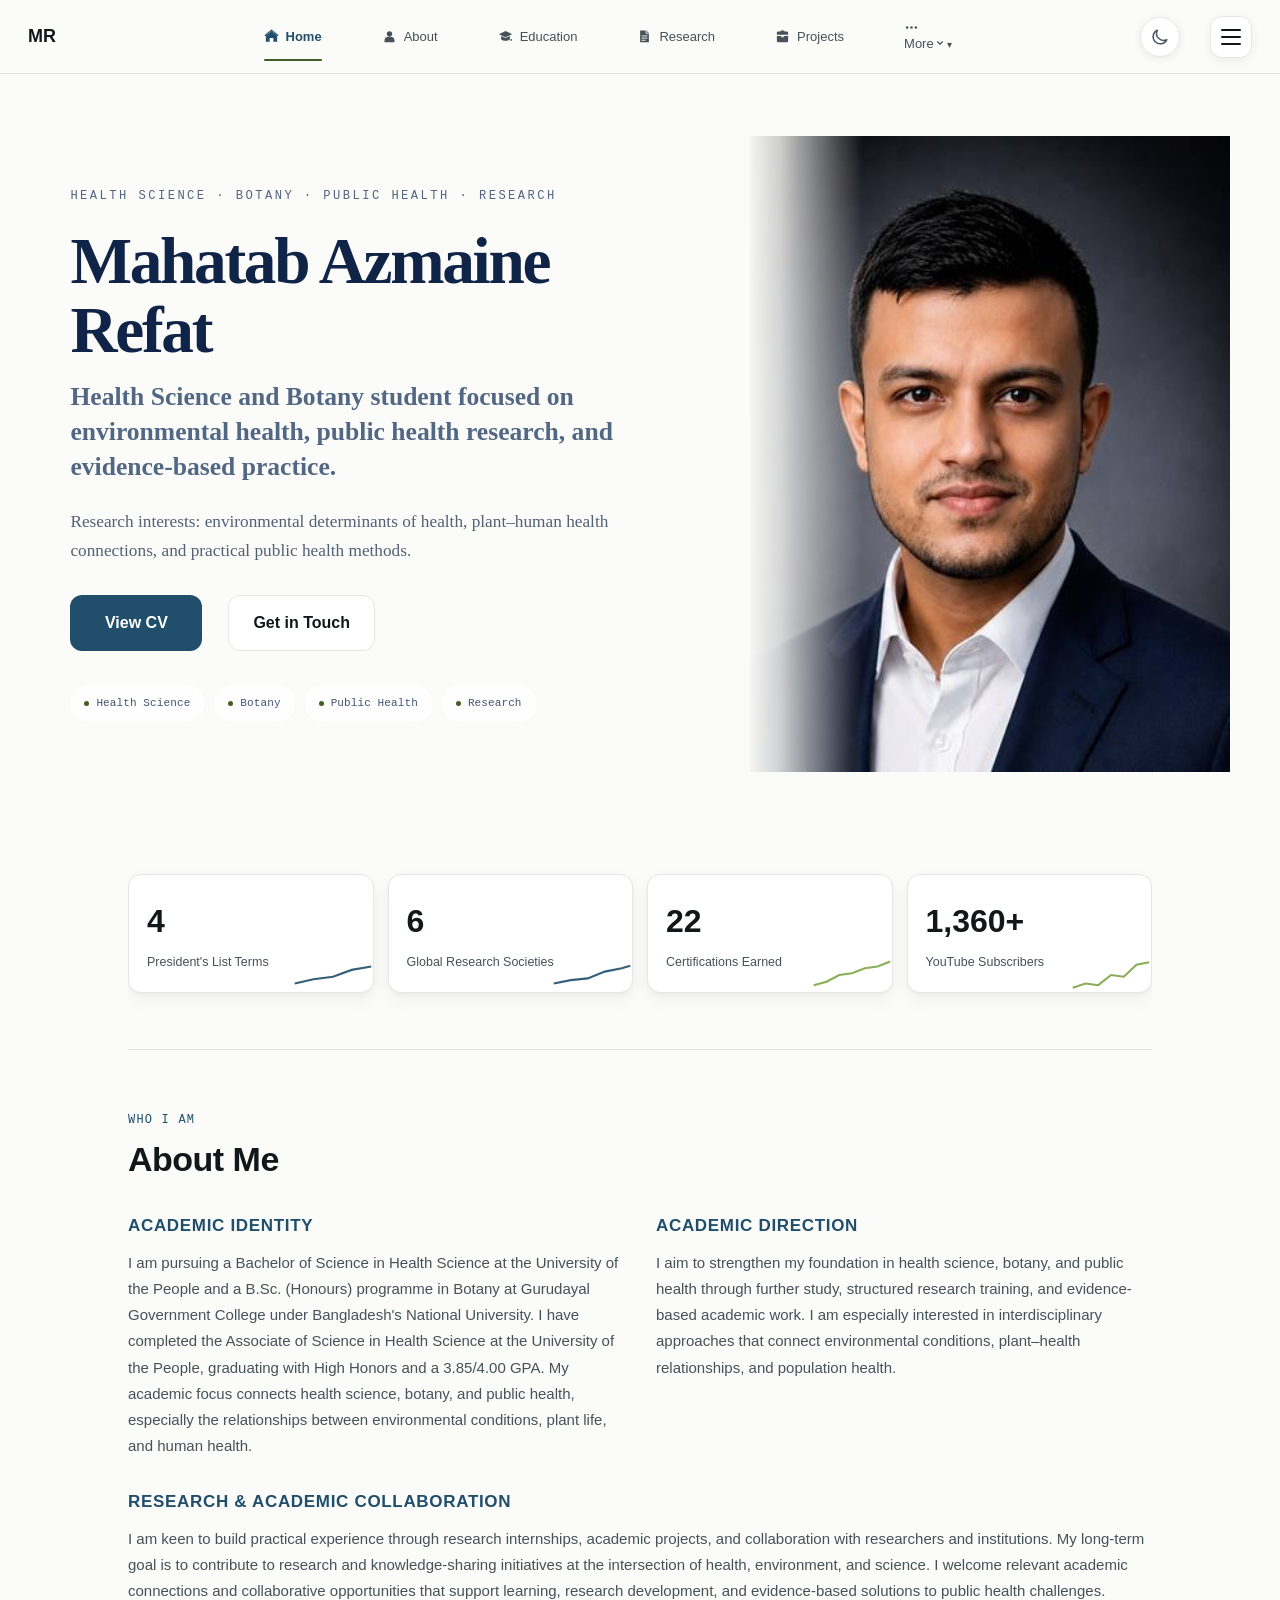
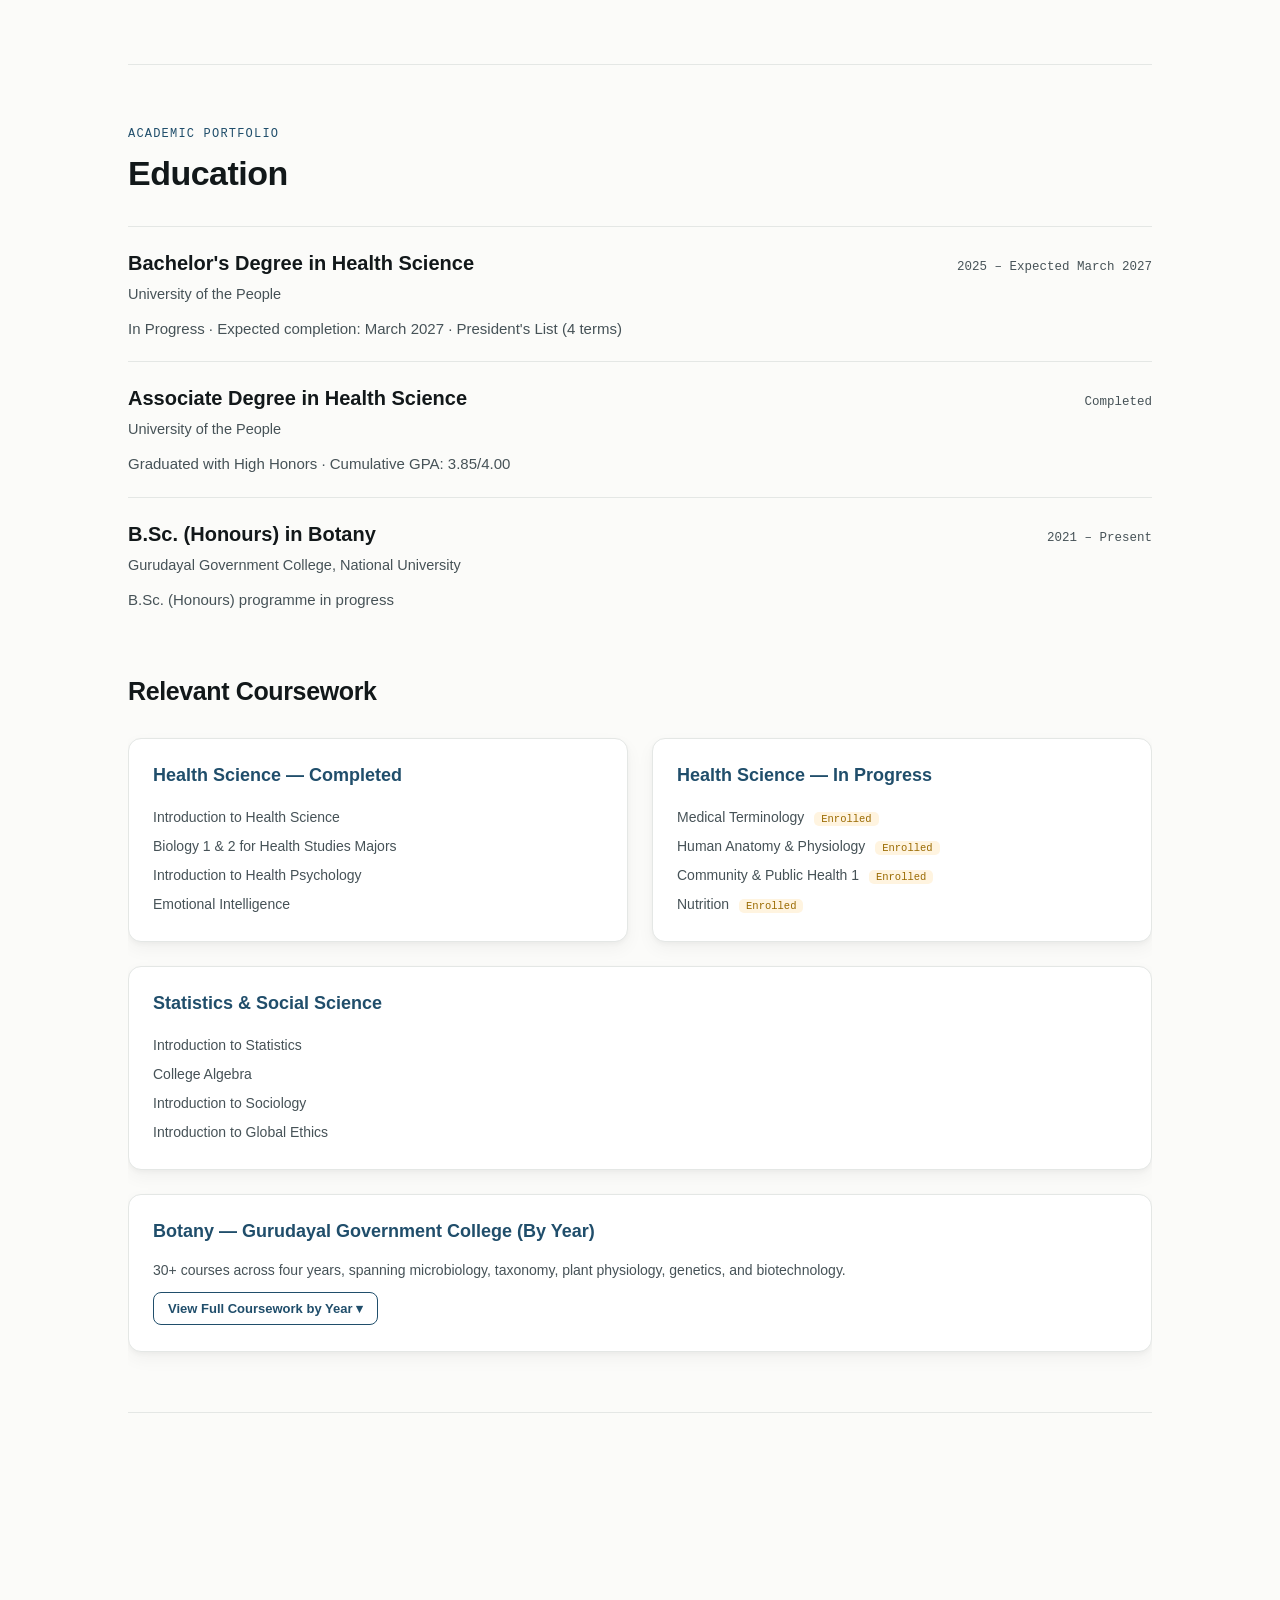
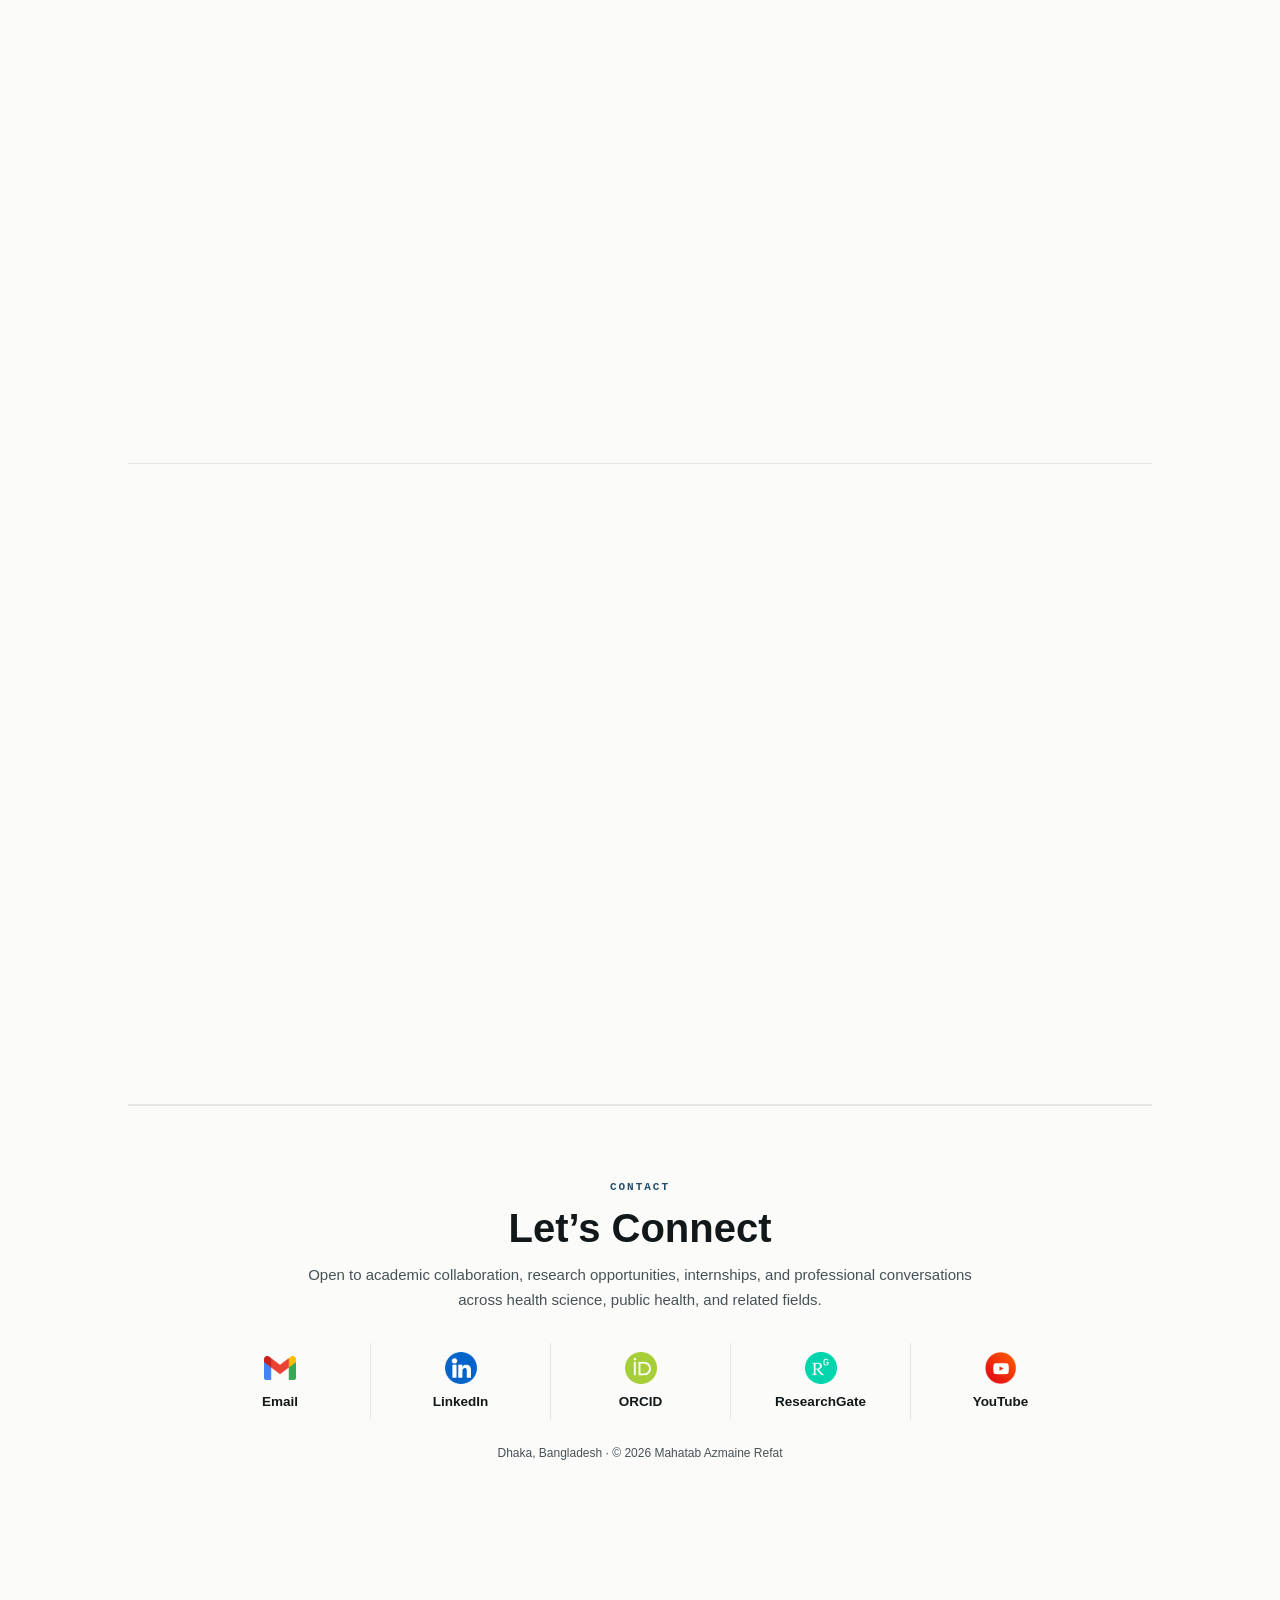
<file: index.html>
<!-- Contact icons: user-provided brand artwork, embedded locally for reliable rendering. -->
<!DOCTYPE html>
<html lang="en">
<head>
<!-- HARDENED STATIC PORTFOLIO: no secrets, no backend, restrictive browser policy. -->
<meta charset="UTF-8">
<meta http-equiv="Content-Security-Policy" content="default-src 'self'; img-src 'self' data: blob:; style-src 'self' 'unsafe-inline' https://fonts.googleapis.com; font-src 'self' https://fonts.gstatic.com data:; script-src 'self' 'unsafe-inline'; connect-src 'self'; frame-src 'self'; object-src 'none'; base-uri 'self'; form-action 'self'; manifest-src 'self'; media-src 'self'; upgrade-insecure-requests">
<meta name="viewport" content="width=device-width, initial-scale=1.0">

<title>Mahatab Azmaine Refat — Health Science, Botany &amp; Public Health Portfolio</title>

<!-- Single-file portfolio: CV is embedded below as an iframe srcdoc. -->
<meta name="description" content="Academic and research portfolio of Mahatab Azmaine Refat, focused on Health Science, Botany, Public Health, environmental health, research interests, academic projects, and professional development.">
<meta name="author" content="Mahatab Azmaine Refat">
<meta name="robots" content="index, follow">
<meta name="theme-color" content="#204E6B">
<meta name="referrer" content="strict-origin-when-cross-origin">
<meta name="format-detection" content="telephone=no">
<link rel="canonical" href="https://azmainemahatab.github.io/">
<link rel="icon" type="image/svg+xml" href="/favicon.svg?v=3">

<!-- Open Graph -->
<meta property="og:type" content="website">
<meta property="og:url" content="https://azmainemahatab.github.io/">
<meta property="og:title" content="Mahatab Azmaine Refat — Academic &amp; Research Portfolio">
<meta property="og:description" content="Academic and research portfolio focused on Health Science, Botany, Public Health, environmental health, academic projects, and professional development.">
<meta property="og:site_name" content="Mahatab Azmaine Refat Portfolio">
<meta property="og:image" content="https://azmainemahatab.github.io/social-preview.png.jpg">
<meta property="og:image:type" content="image/jpeg">
<meta property="og:image:alt" content="Mahatab Azmaine Refat">

<!-- Twitter / X -->
<meta name="twitter:card" content="summary_large_image">
<meta name="twitter:title" content="Mahatab Azmaine Refat — Academic &amp; Research Portfolio">
<meta name="twitter:description" content="Academic and research portfolio focused on Health Science, Botany, Public Health, environmental health, academic projects, and professional development.">
<meta name="twitter:image" content="https://azmainemahatab.github.io/social-preview.png.jpg">
<meta name="twitter:image:alt" content="Mahatab Azmaine Refat">

<script type="application/ld+json">
{
  "@context": "https://schema.org",
  "@type": "Person",
  "name": "Mahatab Azmaine Refat",
  "url": "https://azmainemahatab.github.io/",
  "sameAs": [
    "https://github.com/azmainemahatab",
    "https://www.linkedin.com/in/mahatabazmaine",
    "https://youtube.com/@mahatabazmaine"
  ],
  "jobTitle": "Health Science and Botany Student | Emerging Researcher",
  "email": "mailto:rifatmahtab107@gmail.com"
}
</script>
<link rel="preconnect" href="https://fonts.googleapis.com">
<link rel="preconnect" href="https://fonts.gstatic.com" crossorigin>
<link href="https://fonts.googleapis.com/css2?family=Inter:wght@400;500;600;700;800&family=Manrope:wght@500;600;700;800&family=IBM+Plex+Mono:wght@400;500;600&display=swap" rel="stylesheet" media="print" onload="this.media='all'">

<noscript><!-- font stylesheet fallback --><link href="https://fonts.googleapis.com/css2?family=Space+Grotesk:wght@500;600;700&amp;family=Roboto:wght@400;500;700&amp;family=IBM+Plex+Mono:wght@400;500&amp;display=swap" rel="stylesheet"></noscript>
<style id="portfolio-consolidated-styles">
/* Consolidated CSS section 1 */
:root{
    --bg:#FBFBF9;
    --card:#FFFFFF;
    --ink:#12181A;
    --ink-soft:#5B6568;
    --blue:#204E6B;
    --blue-deep:#16394E;
    --lime:#405F25;
    --line:#E4E7E5;
    --radius:14px;
    --maxw:1000px;
  }
  *{box-sizing:border-box;margin:0;padding:0;}
  html{scroll-behavior:smooth;}
  body{
    background:var(--bg);
    color:var(--ink);
    font-family:'Inter',sans-serif;
    font-size:17px;
    line-height:1.7;
    -webkit-font-smoothing:antialiased;
  }
  img{max-width:100%;display:block;}
  a{color:var(--blue);text-decoration:none;}
  a:hover{text-decoration:underline;}
  .wrap{max-width:var(--maxw);margin:0 auto;padding:0 24px;}
  h1,h2,h3{font-family:'Manrope',sans-serif;color:var(--ink);}
  section{padding:64px 0;}
  section:not(:last-child){border-bottom:1px solid var(--line);}

  /* ---------- NAV ---------- */
  nav{
    position:sticky;top:0;z-index:50;
    background:rgba(251,251,249,.92);
    backdrop-filter:blur(8px);
    border-bottom:1px solid var(--line);
  }
  .nav-inner{
    max-width:1440px;margin:0 auto;padding:14px 32px;
    display:flex;align-items:center;
  }
  .nav-actions{
    margin-left:auto;
    display:flex;align-items:center;
  }
  .nav-logo{
    font-family:'Manrope',sans-serif;font-weight:700;font-size:17px;color:var(--ink);
  }
  .nav-links{display:flex;align-items:center;list-style:none;}
  .nav-links li + li{margin-left:16px;}
  .nav-links a{
    color:var(--ink-soft);font-size:13px;font-weight:500;
    text-decoration:none;white-space:nowrap;
  }
  .nav-links a:hover,.nav-links a:focus-visible{color:var(--blue);text-decoration:none;}
  .nav-links a:focus-visible,.nav-toggle:focus-visible,.theme-toggle:focus-visible{outline:2px solid var(--blue);outline-offset:4px;}
  #academic-projects,#media-features,#skills-languages-anchor,#contact,#research-interests,#coursework,#achievements,#scholarships,#memberships{scroll-margin-top:90px;}

  .theme-toggle{
    position:relative;isolation:isolate;
    display:inline-flex;align-items:center;justify-content:space-between;gap:4px;
    width:86px;height:40px;padding:4px;
    margin-left:22px;flex:0 0 auto;cursor:pointer;
    border:1px solid var(--line);border-radius:999px;
    background:#eef0f4;color:#1f2937;
    box-shadow:0 2px 8px rgba(0,0,0,.08);
    transition:background-color .25s ease,border-color .25s ease,box-shadow .25s ease,transform .2s ease;
  }
  .theme-toggle::before{
    content:"";position:absolute;z-index:-1;top:3px;left:3px;
    width:32px;height:32px;border-radius:50%;background:#ffe45c;
    box-shadow:0 1px 4px rgba(0,0,0,.12);
    transition:transform .25s ease,background-color .25s ease;
  }
  .theme-toggle:hover{border-color:var(--blue);box-shadow:0 0 0 3px color-mix(in srgb,var(--blue) 14%,transparent)}
  .theme-toggle:active{transform:scale(.97)}
  .theme-toggle:focus-visible{outline:2px solid var(--blue);outline-offset:3px}
  .theme-toggle .theme-icon{width:20px;height:20px;display:flex;align-items:center;justify-content:center;flex:0 0 32px}
  .theme-toggle svg{width:18px;height:18px;display:block}
  .theme-toggle .theme-sun{color:#202938}
  .theme-toggle .theme-moon{color:#4b5563}
  html.dark .theme-toggle::before{transform:translateX(44px);background:#263246}
  html.dark .theme-toggle .theme-sun{color:#6b7280}
  html.dark .theme-toggle .theme-moon{color:#f8fafc}
  @media (prefers-reduced-motion:reduce){.theme-toggle,.theme-toggle::before{transition:none}}
  @media (prefers-reduced-motion:reduce){
    .theme-toggle,.theme-toggle svg{transition:none}
  }
  .nav-toggle{display:none;background:none;border:none;cursor:pointer;padding:4px;margin-left:10px;}
  .nav-toggle span{display:block;width:22px;height:2px;background:var(--ink);margin:5px 0;border-radius:2px;}

  @media (max-width:1040px){
    .nav-inner{padding:12px 20px;}
    .nav-actions{margin-left:auto;}
    .nav-links{
      position:fixed;top:62px;left:0;right:0;
      background:var(--card);
      flex-direction:column;gap:0;
      max-height:0;overflow:hidden;
      transition:max-height .25s ease;
      border-bottom:1px solid var(--line);
    }
    .nav-links.open{max-height:min(80vh,720px);overflow-y:auto;}
    .nav-links li + li{margin-left:0;}
    .nav-links a{
      padding:14px 24px;border-top:1px solid var(--line);
      display:block;
    }
    .nav-toggle{display:block;}
    .theme-toggle{margin-left:14px;}
  }

  /* ---------- HERO ---------- */
  .hero{
    display:flex;align-items:center;justify-content:space-between;
    padding:64px 0 56px;
  }
  .hero > div:first-child{margin-right:40px;}
  .hero-photo{
    width:190px;height:190px;border-radius:18px;object-fit:cover;
    border:4px solid var(--card);box-shadow:0 0 0 1px var(--line), 0 12px 30px -10px rgba(18,24,26,.18);
    flex-shrink:0;
  }
  .eyebrow{
    font-family:'IBM Plex Mono',monospace;font-size:12.5px;letter-spacing:.1em;
    text-transform:uppercase;color:var(--lime);margin-bottom:12px;font-weight:500;
  }
  .hero h1{font-size:50px;font-weight:700;line-height:1.06;}
  .hero .tagline{
    font-size:17px;color:var(--ink-soft);margin-top:14px;max-width:480px;
  }
  .hero-cta{margin-top:26px;display:flex;flex-wrap:wrap;}
  .btn{
    display:inline-flex;align-items:center;justify-content:center;text-align:center;
    min-width:132px;min-height:40px;padding:11px 20px;border-radius:9px;font-size:14px;font-weight:500;
    font-family:'Inter',sans-serif;
    border:1px solid transparent;cursor:pointer;margin:0 12px 10px 0;
  }
  .btn-primary{background:var(--blue);color:#fff;}
  .btn-primary:hover{background:var(--blue-deep);text-decoration:none;}
  .btn-ghost{background:var(--card);color:var(--ink);border-color:var(--line);}
  .btn-ghost:hover{border-color:var(--blue);text-decoration:none;}

  @media (max-width:700px){
    .hero{flex-direction:column;align-items:flex-start;padding-top:40px;}
    .hero > div:first-child{margin-right:0;}
    .hero h1{font-size:32px;}
    .hero-photo{width:150px;height:150px;order:-1;align-self:flex-start;margin-bottom:20px;}
  }

  /* ---------- STATS ---------- */
  .stat-row{display:flex;flex-wrap:wrap;gap:14px;}
  .stat-card{
    background:var(--card);border:1px solid var(--line);border-radius:var(--radius);
    padding:20px 18px;position:relative;overflow:hidden;
    flex:1 1 calc(25% - 11px);min-width:150px;
  }
  .stat-card .num{font-family:'Manrope',sans-serif;font-size:32px;font-weight:700;}
  .stat-card .label{font-size:12.5px;color:var(--ink-soft);margin-top:4px;}
  .stat-card svg{position:absolute;bottom:0;right:0;opacity:.9;}
  @media (max-width:700px){.stat-card{flex-basis:calc(50% - 7px);}}

  /* ---------- SECTION HEAD ---------- */
  .section-head{margin-bottom:30px;}
  .subsection-title{font-family:'Manrope',sans-serif;font-size:25px;line-height:1.25;font-weight:600;margin:40px 0 14px;color:var(--ink);}
  .section-kicker{
    font-family:'IBM Plex Mono',monospace;font-size:12px;letter-spacing:.1em;
    text-transform:uppercase;color:var(--blue);font-weight:500;margin-bottom:8px;
  }
  .section-head h2{font-size:36px;font-weight:600;}

  /* ---------- ABOUT ---------- */
  .about-grid{display:flex;flex-wrap:wrap;gap:28px 40px;}
  .about-block{flex:1 1 calc(50% - 20px);min-width:260px;}
  .about-block h3{font-size:17px;text-transform:uppercase;letter-spacing:.04em;color:var(--blue);margin-bottom:10px;font-weight:700;}
  .about-block p{color:var(--ink-soft);font-size:15px;text-align:justify;text-justify:inter-word;hyphens:auto;overflow-wrap:break-word;}
  @media (max-width:700px){.about-block{flex-basis:100%;}.about-block p{text-align:justify;text-justify:inter-word;hyphens:auto;overflow-wrap:break-word;}}

  /* ---------- TIMELINE / ENTRY ---------- */
  .entry{padding:18px 0;border-top:1px solid var(--line);}
  .entry:first-of-type{border-top:none;}
  .entry-top{
    display:flex;justify-content:space-between;align-items:baseline;gap:16px;flex-wrap:wrap;
  }
  .entry-title{font-family:'Manrope',sans-serif;font-weight:700;font-size:20px;}
  .entry-org{color:var(--ink-soft);font-size:14.5px;}
  .entry-date{
    font-family:'IBM Plex Mono',monospace;font-size:12.5px;color:var(--ink-soft);
    white-space:nowrap;
  }
  .entry-desc{color:var(--ink-soft);font-size:15px;margin-top:8px;max-width:720px;}
  .entry ul{margin:8px 0 0 18px;color:var(--ink-soft);font-size:15px;}
  .entry ul li{margin-bottom:4px;}
  .tag{
    display:inline-block;font-size:12px;font-weight:600;padding:4px 10px;border-radius:999px;
    background:#EEF3EE;color:var(--lime);margin-top:8px;font-family:'IBM Plex Mono',monospace;
  }

  /* ---------- COURSEWORK ---------- */
  .course-grid{display:flex;flex-wrap:wrap;gap:24px;}
  .course-card{background:var(--card);border:1px solid var(--line);border-radius:var(--radius);padding:18px 20px;flex:1 1 calc(50% - 12px);min-width:260px;}
  .course-card h3{font-family:'Manrope',sans-serif;font-size:18px;margin-bottom:12px;color:var(--blue);}
  .course-card ul{list-style:none;font-size:14px;color:var(--ink-soft);}
  .course-card ul li{padding:3px 0;}
  .badge-status{
    font-size:10.5px;font-family:'IBM Plex Mono',monospace;padding:1px 7px;border-radius:5px;
    margin-left:6px;
  }
  .badge-enrolled{background:#FFF4E0;color:#9A6A00;}
  @media (max-width:700px){.course-card{flex-basis:100%;}}

  /* ---------- SKILLS CHIPS ---------- */
  .skill-group{margin-bottom:22px;}
  .skill-group h3{font-size:16px;text-transform:uppercase;letter-spacing:.04em;color:var(--ink-soft);margin-bottom:12px;font-weight:700;}
  .chip-row{display:flex;flex-wrap:wrap;}
  .chip{
    background:var(--card);border:1px solid var(--line);border-radius:999px;
    padding:7px 14px;font-size:14px;font-weight:600;display:flex;align-items:center;
    margin:0 8px 8px 0;
  }
  .chip .dot{width:6px;height:6px;border-radius:50%;background:var(--lime);margin-right:7px;}
  .skill-proficiency{margin-left:8px;padding:2px 7px;border:1px solid rgba(32,78,107,.16);border-radius:999px;background:#F2F6FA;color:var(--blue);font-family:'IBM Plex Mono',monospace;font-size:9px;font-weight:700;letter-spacing:.02em;white-space:nowrap;}
  html.dark .skill-proficiency{background:#202B2F;border-color:#33454D;color:var(--blue);}
  @media(max-width:700px){.skill-proficiency{font-size:8.5px;padding:2px 6px;}}

  /* ---------- CERTIFICATIONS ---------- */
  .cert-featured{display:flex;flex-wrap:wrap;gap:18px;margin-bottom:28px;}
  .cert-card{background:var(--card);border:1px solid var(--line);border-radius:var(--radius);overflow:hidden;flex:1 1 calc(33.333% - 12px);min-width:220px;}
  .cert-card img{width:100%;height:150px;object-fit:cover;object-position:top;border-bottom:1px solid var(--line);}
  .cert-card-body{padding:14px 16px;}
  .cert-card-body .name{font-family:'Manrope',sans-serif;font-weight:700;font-size:17px;}
  .cert-card-body .issuer{font-size:12.5px;color:var(--ink-soft);margin-top:2px;}
  @media (max-width:700px){.cert-card{flex-basis:100%;}}

  details{background:var(--card);border:1px solid var(--line);border-radius:var(--radius);padding:16px 20px;}
  summary{
    cursor:pointer;font-family:'Manrope',sans-serif;font-weight:700;font-size:17px;
    list-style:none;display:flex;align-items:center;
  }
  summary::-webkit-details-marker{display:none;}
  summary::before{content:"+";color:var(--blue);font-size:16px;margin-right:8px;}
  details[open] summary::before{content:"–";}
  .cert-table-wrap{margin-top:16px;overflow-x:auto;}
  table{width:100%;border-collapse:collapse;font-size:13.5px;}
  th{text-align:left;font-family:'Manrope',sans-serif;font-size:12px;color:var(--ink-soft);
     text-transform:uppercase;letter-spacing:.03em;padding:8px 10px;border-bottom:1px solid var(--line);}
  td{padding:9px 10px;border-bottom:1px solid var(--line);color:var(--ink-soft);}
  .cert-subhead{font-family:'Manrope',sans-serif;font-weight:700;font-size:16px;margin:20px 0 6px;color:var(--blue);}

  /* ---------- CONTACT / FOOTER ---------- */
  footer{padding:56px 0 64px;text-align:center;}
  footer h2{font-size:34px;margin-bottom:12px;}
  footer p{color:var(--ink-soft);margin-bottom:24px;}
  .contact-row{display:flex;justify-content:center;flex-wrap:wrap;margin-bottom:20px;}
  .contact-pill{
    display:flex;align-items:center;background:var(--card);border:1px solid var(--line);
    border-radius:999px;padding:9px 16px;font-size:13.5px;font-weight:500;color:var(--ink);
    margin:0 7px 10px;
  }
  .contact-pill:hover{border-color:var(--blue);text-decoration:none;}
  .foot-note{font-size:12px;color:var(--ink-soft);margin-top:30px;}

  /* utility */
  .mt8{margin-top:8px;}
  .mb0{margin-bottom:0;}

  html.dark{
    --bg:#0D1113;
    --card:#171C1F;
    --ink:#F1F4F3;
    --ink-soft:#9FADB0;
    --blue:#5FA8D3;
    --blue-deep:#7FBBE0;
    --lime:#A0D476;
    --line:#2A3134;
  }
  html.dark body{background:var(--bg);}
  html.dark nav{background:rgba(13,17,19,.92);}
  html.dark .stat-card svg polyline{filter:brightness(1.3);}


  /* ---------- FLOATING CARDS ---------- */
  .stat-card,
  .course-card,
  .cert-card,
  details{
    box-shadow:
      0 2px 5px rgba(18,24,26,.04),
      0 10px 26px rgba(18,24,26,.07);
    transition:
      transform .22s ease,
      box-shadow .22s ease,
      border-color .22s ease;
  }

  .stat-card:hover,
  .course-card:hover,
  .cert-card:hover,
  details:hover{
    transform:translateY(-5px);
    border-color:rgba(32,78,107,.28);
    box-shadow:
      0 5px 10px rgba(18,24,26,.06),
      0 18px 38px rgba(18,24,26,.11);
  }

  .stat-card::after,
  .course-card::after,
  .cert-card::after{
    content:"";
    position:absolute;
    inset:0;
    border-radius:inherit;
    pointer-events:none;
    background:none;
    opacity:.55;
  }

  .course-card,
  .stat-card{overflow:hidden;}

  .cert-card{overflow:hidden;}

  .chip{
    box-shadow:0 3px 10px rgba(18,24,26,.045);
    transition:transform .18s ease, box-shadow .18s ease, border-color .18s ease;
  }

  .chip:hover{
    transform:translateY(-2px);
    border-color:rgba(32,78,107,.24);
    box-shadow:0 7px 16px rgba(18,24,26,.08);
  }

  .contact-pill{
    box-shadow:0 4px 14px rgba(18,24,26,.05);
    transition:transform .18s ease, box-shadow .18s ease, border-color .18s ease;
  }

  .contact-pill:hover{
    transform:translateY(-2px);
    box-shadow:0 9px 20px rgba(18,24,26,.09);
  }

  html.dark .stat-card,
  html.dark .course-card,
  html.dark .cert-card,
  html.dark details{
    box-shadow:
      0 3px 8px rgba(0,0,0,.22),
      0 14px 32px rgba(0,0,0,.18);
  }

  html.dark .stat-card:hover,
  html.dark .course-card:hover,
  html.dark .cert-card:hover,
  html.dark details:hover{
    border-color:rgba(95,168,211,.35);
    box-shadow:
      0 7px 12px rgba(0,0,0,.28),
      0 20px 42px rgba(0,0,0,.28);
  }

  /* ---------- CV MODAL ---------- */
  .cv-modal{
    position:fixed;
    inset:0;
    z-index:1000;
    display:none;
    align-items:center;
    justify-content:center;
    padding:22px;
    background:rgba(7,11,13,.72);
    backdrop-filter:blur(8px);
  }

  .cv-modal.open{display:flex;}

  .cv-modal-panel{
    width:min(1120px, 96vw);
    height:min(92vh, 920px);
    background:#EEF0F1;
    border:1px solid rgba(255,255,255,.18);
    border-radius:18px;
    overflow:hidden;
    box-shadow:0 30px 80px rgba(0,0,0,.35);
    position:relative;
  }

  .cv-modal-close{
    position:absolute;
    top:12px;
    right:14px;
    z-index:5;
    width:38px;
    height:38px;
    border:1px solid rgba(255,255,255,.45);
    border-radius:50%;
    background:rgba(18,24,26,.82);
    color:#fff;
    font-size:22px;
    line-height:1;
    cursor:pointer;
    box-shadow:0 5px 16px rgba(0,0,0,.2);
  }

.cv-modal-print{position:absolute;top:12px;right:62px;z-index:5;min-height:38px;padding:8px 13px;border:1px solid rgba(255,255,255,.45);border-radius:999px;background:rgba(18,24,26,.82);color:#fff;font:500 12px 'Inter',sans-serif;cursor:pointer;box-shadow:0 5px 16px rgba(0,0,0,.2);}
  .cv-modal-print:hover{background:#12181A;}
  .cv-modal-close:hover{background:#12181A;}

  .cv-frame{
    width:100%;
    height:100%;
    border:0;
    display:block;
    background:#EEF0F1;
  }

  body.cv-open{overflow:hidden;}

  @media (max-width:700px){
    .cv-modal{padding:8px;}
    .cv-modal-panel{
      width:100%;
      height:96vh;
      border-radius:12px;
    }
  }

  @media (prefers-reduced-motion:reduce){
    .stat-card,
    .course-card,
    .cert-card,
    details,
    .chip,
    .contact-pill{
      transition:none;
    }
  }


  /* ---------- CLEAN UNIFORM PAGE BACKGROUND ---------- */
  html,
  body,
  .wrap,
  .wrap > section{
    background:var(--bg) !important;
    background-image:none !important;
  }

  /* Remove any page-level pseudo-element that could create a light overlay. */
  html::before,
  html::after,
  body::before,
  body::after,
  .wrap::before,
  .wrap::after,
  .hero::before,
  .hero::after{
    content:none !important;
    display:none !important;
    background:none !important;
  }

  /* Keep cards floating, but remove the white diagonal highlight inside them. */
  .stat-card::after,
  .course-card::after,
  .cert-card::after{
    content:none !important;
    display:none !important;
    background:none !important;
  }


  /* ---------- HERO PHOTO — PROFESSIONAL PORTRAIT TREATMENT ---------- */
  .hero-photo{
    width:205px;
    height:205px;
    padding:5px;
    border:1px solid rgba(95,168,211,.34);
    border-radius:22px;
    object-fit:cover;
    object-position:center 28%;
    background:var(--card);
    box-shadow:
      0 2px 5px rgba(0,0,0,.10),
      0 14px 30px rgba(0,0,0,.22),
      0 26px 55px rgba(0,0,0,.10);
    transition:
      transform .25s ease,
      box-shadow .25s ease,
      border-color .25s ease;
  }

  .hero-photo:hover{
    transform:translateY(-4px);
    border-color:rgba(95,168,211,.55);
    box-shadow:
      0 4px 8px rgba(0,0,0,.12),
      0 18px 38px rgba(0,0,0,.25),
      0 30px 65px rgba(0,0,0,.12);
  }

  html:not(.dark) .hero-photo{
    border-color:rgba(32,78,107,.22);
    box-shadow:
      0 2px 5px rgba(18,24,26,.08),
      0 14px 30px rgba(18,24,26,.14),
      0 26px 55px rgba(18,24,26,.07);
  }

  html:not(.dark) .hero-photo:hover{
    border-color:rgba(32,78,107,.38);
  }

  @media (prefers-reduced-motion:reduce){
    .hero-photo{transition:none;}
    .hero-photo:hover{transform:none;}
  }


  /* ---------- REFINED TEXT CONTRAST ---------- */
  :root{
    --ink:#12181A;
    --ink-soft:#465257;
    --blue:#204E6B;
    --blue-deep:#16394E;
  }

  html.dark{
    --bg:#0D1113;
    --card:#171C1F;
    --ink:#F1F4F3;
    --ink-soft:#B0B9BC;
    --blue:#6AAED6;
    --blue-deep:#82BFE1;
    --lime:#A0D476;
    --line:#2A3134;
  }

  /* Body copy and supporting information */
  .tagline,
  .about-block p,
  .entry-org,
  .entry-date,
  .entry-desc,
  .entry ul,
  .course-card ul,
  .label,
  .cert-card-body .issuer,
  .foot-note{
    color:var(--ink-soft);
  }

  /* Keep small navigation text readable without becoming heavy */
  .nav-links a{
    color:var(--ink-soft);
  }

  /* Slightly stronger section labels */
  .section-kicker{
    color:var(--blue);
  }

  /* Better readability for table metadata */
  th{
    color:var(--ink-soft);
  }

  td{
    color:var(--ink-soft);
  }

  /* Keep chips and metadata readable */
  .skill-group h3{
    color:var(--ink-soft);
  }

  .entry-date{
    opacity:1;
  }

  /* Final compact theme control override: prevent the oversized sun/moon pill. */
  nav .nav-actions>.theme-toggle{
    position:relative;isolation:auto;display:flex;align-items:center;justify-content:center;
    width:40px!important;height:40px!important;min-width:40px;flex:0 0 40px!important;
    padding:0;margin:0 12px 0 18px!important;gap:0;border-radius:50%;
    background:var(--card);color:var(--ink);border:1px solid var(--line);
    box-shadow:0 2px 8px rgba(0,0,0,.07);
  }
  nav .nav-actions>.theme-toggle::before{display:none!important;content:none!important;}
  nav .nav-actions>.theme-toggle .theme-icon{display:none;flex:0 0 20px;width:20px;height:20px;}
  nav .nav-actions>.theme-toggle:not([aria-pressed="true"]) .theme-moon,
  nav .nav-actions>.theme-toggle[aria-pressed="true"] .theme-sun{display:flex;}
  nav .nav-actions>.theme-toggle svg{width:20px;height:20px;}
  nav .nav-actions>.theme-toggle:hover{border-color:var(--blue);box-shadow:0 0 0 3px color-mix(in srgb,var(--blue) 14%,transparent);}
  @media (max-width:1040px){
    nav .nav-actions>.theme-toggle{margin:0!important;width:40px!important;height:40px!important;flex:0 0 40px!important;}
  }

  /* Dark-mode controls */
  html.dark .nav-links a:hover{
    color:var(--blue);
  }

  html.dark .theme-toggle{
    color:#f8fafc;
    background:#1f2937;
    border-color:#475569;
  }


  /* ---------- HOME NAVIGATION / SMOOTH SCROLL ---------- */
  html{ scroll-behavior:smooth; }
  section[id]{ scroll-margin-top:90px; }


  /* ---------- MODERN HAMBURGER NAV FINAL ---------- */
  nav{background:rgba(251,251,249,.88);backdrop-filter:blur(14px);-webkit-backdrop-filter:blur(14px);}
  .nav-inner{max-width:1280px;padding:12px 28px;}
  .nav-actions{margin-left:auto;position:relative;}
  .nav-links{display:none;position:absolute;top:calc(100% + 12px);right:0;width:250px;padding:8px;flex-direction:column;align-items:stretch;gap:2px;background:rgba(255,255,255,.97);border:1px solid var(--line);border-radius:16px;box-shadow:0 18px 45px rgba(18,24,26,.16);list-style:none;z-index:100;}
  .nav-links.open{display:flex;}
  .nav-links li + li{margin-left:0;}
  .nav-links a{display:block;padding:11px 14px;border-radius:10px;color:var(--ink);font-size:14px;font-weight:600;transition:background .18s ease,color .18s ease,transform .18s ease;}
  .nav-links a:hover{background:#EEF3EE;color:var(--blue);transform:translateX(2px);text-decoration:none;}
  .nav-toggle{display:flex;flex-direction:column;align-items:center;justify-content:center;width:42px;height:42px;margin-left:12px;padding:7px;border:1px solid var(--line);border-radius:12px;background:var(--card);box-shadow:0 3px 10px rgba(18,24,26,.06);}
  .nav-toggle span{width:20px;height:2px;margin:2.5px 0;background:var(--ink);transition:transform .2s ease,opacity .2s ease;}
  .nav-toggle[aria-expanded="true"] span:nth-child(1){transform:translateY(7px) rotate(45deg);}
  .nav-toggle[aria-expanded="true"] span:nth-child(2){opacity:0;}
  .nav-toggle[aria-expanded="true"] span:nth-child(3){transform:translateY(-7px) rotate(-45deg);}
  html.dark .nav-links{background:rgba(23,28,31,.98);}
  @media (max-width:700px){.nav-inner{padding:10px 18px;}.nav-links{position:fixed;top:64px;right:14px;left:14px;width:auto;max-height:calc(100vh - 82px);overflow:auto;}}

/* ---------- FINAL CONTACT DESIGN: ICON + LABEL ---------- */
#contact{padding:72px 0 54px;text-align:center;border-top:1px solid var(--line);}
.contact-shell{max-width:900px;margin:0 auto;}
.contact-kicker{font-family:'IBM Plex Mono',monospace;font-size:11px;letter-spacing:.18em;font-weight:600;color:var(--blue);margin-bottom:10px;}
#contact h2{font-size:40px;line-height:1.12;margin-bottom:12px;}
.contact-intro{max-width:680px;margin:0 auto 30px;color:var(--ink-soft);font-size:15px;}
.contact-row{display:flex;justify-content:center;align-items:stretch;flex-wrap:wrap;gap:0;margin:0 auto 24px;}
.contact-pill{position:relative;display:flex;flex:1 1 150px;max-width:180px;min-width:132px;flex-direction:column;align-items:center;justify-content:center;gap:8px;margin:0;padding:7px 14px 10px;border:0;border-radius:0;background:transparent;color:var(--ink);font-size:13.5px;font-weight:600;box-shadow:none;transition:transform .2s ease,color .2s ease;text-decoration:none;}
.contact-pill + .contact-pill{border-left:1px solid var(--line);}
.contact-pill:hover{transform:translateY(-3px);color:var(--blue);text-decoration:none;background:transparent;border-color:var(--line);box-shadow:none;}
.contact-primary{border:0;}
.contact-icon{display:flex;align-items:center;justify-content:center;width:36px;height:36px;border-radius:10px;background:transparent;color:var(--blue);font-size:12px;font-weight:700;line-height:1;}
.contact-icon img{display:block;width:42px;height:42px;max-width:42px;max-height:42px;object-fit:contain;}
.contact-icon img{width:32px;height:32px;display:block;object-fit:contain;}
.contact-label{display:block;line-height:1.2;}
.contact-pill:hover .contact-label{text-decoration:underline;text-underline-offset:3px;}
.foot-note{margin-top:22px;font-size:12px;color:var(--ink-soft);}
@media (max-width:700px){
  #contact{padding:58px 0 44px;}
  #contact h2{font-size:32px}
  .contact-intro{font-size:14px;padding:0 10px}
  .contact-row{display:grid;grid-template-columns:repeat(2,minmax(0,1fr));gap:0 8px;max-width:420px;}
  .contact-pill{max-width:none;min-width:0;padding:10px 8px 12px;}
  .contact-pill + .contact-pill{border-left:0;}
  .contact-pill:nth-child(even){border-left:1px solid var(--line);}
  .contact-icon{width:36px;height:36px;}
  .contact-icon img{width:30px;height:30px;max-width:38px;max-height:38px;}
}
@media (prefers-reduced-motion:reduce){.contact-pill{transition:none}.contact-pill:hover{transform:none}}

  /* Performance-only rendering optimization */
  @media (min-width:701px){section{content-visibility:auto;contain-intrinsic-size:1px 520px;}}
/* PERFORMANCE: reduced motion support */
@media (prefers-reduced-motion: reduce){html{scroll-behavior:auto}.nav-links{transition:none}}

/* ---------- FINAL HERO & CONTACT POLISH ---------- */
  .hero-focus{display:flex;flex-wrap:wrap;gap:8px;margin-top:20px;max-width:620px;}
  .hero-focus span{display:inline-flex;align-items:center;padding:6px 10px;border:1px solid var(--line);border-radius:999px;background:var(--card);color:var(--ink-soft);font-family:'IBM Plex Mono',monospace;font-size:10.5px;letter-spacing:.01em;}
  .hero-focus span::before{content:"";width:5px;height:5px;border-radius:50%;background:var(--lime);margin-right:7px;}
  @media (max-width:700px){.hero-focus{gap:6px;margin-top:16px}.hero-focus span{font-size:10px;padding:5px 9px}}
  
.contact-svg{width:15px;height:15px;display:block;fill:currentColor;}
.contact-svg-email{width:16px;height:16px;}
.contact-svg-linkedin{width:15px;height:15px;}
.contact-icon svg{width:100%;height:100%;display:block;}
.contact-svg-youtube{width:16px;height:16px;}

/* Consolidated CSS section 2: research-affiliation-styles */
.affiliation-grid{display:grid;grid-template-columns:repeat(2,minmax(0,1fr));gap:12px;}
  .affiliation-card{background:var(--card);border:1px solid var(--line);border-radius:12px;padding:14px 16px;box-shadow:0 6px 18px -16px rgba(18,24,26,.25);transition:transform .18s ease,border-color .18s ease,box-shadow .18s ease;}
  .affiliation-card:hover{transform:translateY(-2px);border-color:rgba(32,78,107,.24);box-shadow:0 10px 24px -18px rgba(18,24,26,.25);}
  .affiliation-name{font-family:'Manrope',sans-serif;font-size:15px;font-weight:700;color:var(--ink);line-height:1.35;}
  .affiliation-meta{font-family:'IBM Plex Mono',monospace;font-size:10.5px;color:var(--blue);margin-top:6px;letter-spacing:.01em;}
  @media(max-width:700px){.affiliation-grid{grid-template-columns:1fr;}.affiliation-card{padding:13px 14px;}}
  html.dark .affiliation-card{box-shadow:0 7px 20px -16px rgba(0,0,0,.4);}

/* Consolidated CSS section 3: academic-achievement-card-styles */
.academic-achievement-grid{display:grid;gap:18px;}
  .academic-achievement-card{
    display:grid;grid-template-columns:minmax(0,1fr) 220px;align-items:stretch;
    background:var(--card);border:1px solid var(--line);border-radius:var(--radius);
    overflow:hidden;box-shadow:0 10px 28px -22px rgba(18,24,26,.28);
    transition:transform .22s ease,box-shadow .22s ease,border-color .22s ease;
  }
  .academic-achievement-card:hover{
    transform:translateY(-3px);border-color:rgba(32,78,107,.24);
    box-shadow:0 14px 32px -20px rgba(18,24,26,.25);
  }
  .academic-achievement-main{display:flex;gap:22px;align-items:center;padding:24px 26px;min-width:0;}
  .academic-achievement-icon{
    width:76px;height:76px;flex:0 0 76px;border-radius:50%;display:flex;align-items:center;justify-content:center;
    background:#EEF3EE;color:var(--blue);border:1px solid rgba(32,78,107,.08);
  }
  .academic-achievement-icon svg{width:34px;height:34px;}
  .academic-icon-scholarship{color:#247A66;background:#EEF7F3;}
  .academic-icon-institutional{color:#6246B5;background:#F3F0FB;}
  .academic-achievement-content{min-width:0;}
  .academic-achievement-category{display:inline-flex;align-items:center;width:max-content;margin-bottom:6px;padding:3px 8px;border:1px solid rgba(32,78,107,.16);border-radius:999px;background:#F5F7FC;color:var(--blue);font-family:'IBM Plex Mono',monospace;font-size:9.5px;font-weight:700;letter-spacing:.08em;text-transform:uppercase;}
  .academic-achievement-title{font-family:'Manrope',sans-serif;font-size:20px;line-height:1.25;font-weight:700;color:var(--ink);}
  .academic-achievement-org{font-size:14.5px;color:var(--blue);margin-top:6px;}
  .academic-achievement-content p{font-size:14.5px;line-height:1.65;color:var(--ink-soft);margin-top:12px;max-width:700px;}
  .academic-achievement-highlight{
    display:flex;flex-direction:column;align-items:center;justify-content:center;text-align:center;
    padding:20px 16px;background:#F5F7FC;border-left:1px solid var(--line);color:var(--blue);
  }
  .academic-achievement-card:nth-child(2) .academic-achievement-highlight{background:#F1F8F5;color:#247A66;}
  .academic-achievement-card:nth-child(3) .academic-achievement-highlight{background:#F5F2FC;color:#6246B5;}
  .academic-highlight-icon{font-size:16px;line-height:1;margin-bottom:7px;opacity:.9;}
  .academic-achievement-highlight strong{font-family:'Manrope',sans-serif;font-size:42px;line-height:1;font-weight:700;letter-spacing:-.02em;}
  .academic-achievement-highlight>span:not(.academic-highlight-icon){font-family:'IBM Plex Mono',monospace;font-size:11px;font-weight:700;letter-spacing:.08em;margin-top:7px;}
  .academic-achievement-highlight small{font-family:'IBM Plex Mono',monospace;font-size:9.5px;letter-spacing:.08em;margin-top:15px;padding-top:9px;border-top:1px solid currentColor;opacity:.72;}
  html.dark .academic-achievement-icon{background:#202B2F;border-color:#2A3134;}
  html.dark .academic-icon-scholarship{background:#20332F;}
  html.dark .academic-icon-institutional{background:#29243A;}
  html.dark .academic-achievement-highlight{background:#18232A;}
  html.dark .academic-achievement-card:nth-child(2) .academic-achievement-highlight{background:#1B2A27;}
  html.dark .academic-achievement-card:nth-child(3) .academic-achievement-highlight{background:#272137;}
  @media (max-width:700px){
    .academic-achievement-card{grid-template-columns:1fr;}
    .academic-achievement-main{padding:20px;gap:16px;align-items:flex-start;}
    .academic-achievement-icon{width:58px;height:58px;flex-basis:58px;}
    .academic-achievement-icon svg{width:28px;height:28px;}
    .academic-achievement-title{font-size:18px;}
    .academic-achievement-content p{font-size:14px;margin-top:10px;}
    .academic-achievement-highlight{border-left:none;border-top:1px solid var(--line);min-height:112px;padding:16px;}
    .academic-achievement-highlight strong{font-size:34px;}
    .academic-achievement-highlight small{margin-top:10px;padding-top:7px;}
  }
  @media (prefers-reduced-motion:reduce){.academic-achievement-card{transition:none}.academic-achievement-card:hover{transform:none;}}

/* Consolidated CSS section 4: languages-proficiency-styles */
.languages-intro{color:var(--ink-soft);font-size:14.5px;margin-top:8px;max-width:760px}.language-card-list{display:flex;flex-direction:column;gap:14px}.language-card{display:grid;grid-template-columns:280px minmax(0,1fr);min-height:196px;background:var(--card);border:1px solid var(--line);border-radius:var(--radius);overflow:hidden;box-shadow:0 8px 24px -22px rgba(18,24,26,.28);transition:transform .2s ease,box-shadow .2s ease,border-color .2s ease}.language-card:hover{transform:translateY(-2px);border-color:rgba(32,78,107,.24);box-shadow:0 12px 28px -20px rgba(18,24,26,.25)}.language-card-media{margin:12px;width:256px;height:170px;border:1px solid var(--line);border-radius:10px;overflow:hidden;background:#f5f7f9;display:flex;align-items:center;justify-content:center}.language-card-media img{width:100%;height:100%;object-fit:contain;display:block;background:#fff}.language-card-body{padding:18px 20px;display:flex;align-items:center;justify-content:space-between;gap:22px;min-width:0}.language-main{min-width:0}.language-title{font-family:'Manrope',sans-serif;font-size:20px;line-height:1.15;font-weight:700}.language-issuer{color:var(--blue);font-size:13px;margin-top:4px;line-height:1.35}.language-levels{display:flex;flex-wrap:wrap;gap:6px;margin-top:8px}.language-level{display:inline-flex;border:1px solid rgba(32,78,107,.18);background:#F2F6FA;color:var(--blue);border-radius:999px;padding:4px 9px;font-family:'IBM Plex Mono',monospace;font-size:10.5px;white-space:nowrap}.language-credential{font-family:'Manrope',sans-serif;font-weight:700;font-size:14px;margin-top:9px}.language-meta{display:flex;flex-wrap:wrap;gap:5px 14px;color:var(--ink-soft);font-size:11.5px;margin-top:7px}.language-main p{color:var(--ink-soft);font-size:12.5px;line-height:1.45;margin:7px 0 0;max-width:760px}.language-action{appearance:none;flex:0 0 auto;display:inline-flex;align-items:center;justify-content:center;gap:7px;min-width:150px;border:1px solid var(--blue);border-radius:8px;padding:10px 14px;background:transparent;color:var(--blue);font:600 12.5px 'Inter',sans-serif;white-space:nowrap;cursor:pointer}.language-action:hover{background:var(--blue);color:#fff}.language-action:focus-visible{outline:3px solid rgba(32,78,107,.25);outline-offset:2px}@media(max-width:850px){.language-card{grid-template-columns:210px minmax(0,1fr)}.language-card-media{width:186px;height:145px}.language-card-body{padding:15px;gap:12px}.language-action{min-width:125px}}@media(max-width:650px){.language-card{grid-template-columns:1fr}.language-card-media{width:auto;height:200px;margin:10px}.language-card-body{align-items:flex-start;flex-direction:column;padding:12px 14px 15px}.language-action{width:100%}}

/* Consolidated CSS section 5: certificate-viewer-styles */
.certificate-modal{position:fixed;inset:0;z-index:200;display:none;align-items:center;justify-content:center;padding:24px}.certificate-modal.open{display:flex}.certificate-modal-backdrop{position:absolute;inset:0;background:rgba(8,14,18,.72);backdrop-filter:blur(3px)}.certificate-modal-panel{position:relative;z-index:1;width:min(1100px,94vw);height:min(900px,92vh);background:var(--card);border:1px solid var(--line);border-radius:14px;box-shadow:0 24px 70px rgba(0,0,0,.28);display:flex;flex-direction:column;overflow:hidden}.certificate-modal-header{display:flex;align-items:center;justify-content:space-between;gap:16px;padding:12px 16px;border-bottom:1px solid var(--line);flex:0 0 auto}.certificate-modal-header h3{font-size:16px;font-weight:700}.certificate-modal-close{appearance:none;border:1px solid var(--line);background:var(--card);color:var(--ink);width:34px;height:34px;border-radius:8px;font-size:25px;line-height:1;cursor:pointer;display:flex;align-items:center;justify-content:center}.certificate-modal-close:hover{border-color:var(--blue);color:var(--blue)}.certificate-modal-content{flex:1;min-height:0;display:flex;align-items:center;justify-content:center;padding:18px;background:#f5f7f9;overflow:auto}.certificate-modal-content img{max-width:100%;max-height:100%;width:auto;height:auto;object-fit:contain;display:block;background:#fff;border:1px solid var(--line)}body.certificate-modal-open{overflow:hidden}@media(max-width:650px){.certificate-modal{padding:10px}.certificate-modal-panel{width:96vw;height:94vh;border-radius:12px}.certificate-modal-content{padding:10px}}

/* Consolidated CSS section 6: final-small-updates */
.academic-achievement-grid{position:relative;}
.academic-achievement-subsection-label{grid-column:1 / -1;font-family:'Manrope',sans-serif;font-size:12px;font-weight:700;letter-spacing:.08em;text-transform:uppercase;color:var(--blue);margin:4px 0 -2px;}
.scholarships-subsection-label{margin-top:8px;}
.contact-icon svg{width:24px;height:24px;display:block;}
@media(max-width:700px){.contact-icon svg{width:22px;height:22px;}}

/* Consolidated CSS section 7 */
/* IASC certificate: show it only in the modal after the user selects View Certificate */
  #research .iasc-certificate-entry{display:block;padding:20px;}
  #research .iasc-certificate-entry>img{display:none!important;}
  #research .iasc-certificate-entry>.entry-top,
  #research .iasc-certificate-entry>.entry-desc,
  #research .iasc-certificate-entry>.credential-view-btn{grid-column:1!important;grid-row:auto!important;}
  #research .iasc-certificate-entry>.credential-view-btn{margin-top:16px;width:100%;}

  .research-subhead{
    margin:32px 0 16px;
    font-size:14px;
    font-weight:800;
    letter-spacing:.08em;
    text-transform:uppercase;
    color:var(--blue,#204e6b);
  }
  .research-training-card{
    background:var(--card);border:1px solid var(--line);border-radius:var(--radius);
    box-shadow:0 10px 28px -22px rgba(18,24,26,.28);
    padding:22px;margin-bottom:28px;
  }
  .research-training-card .entry-desc{max-width:none;margin-top:14px;}
  .research-training-card .institution-highlight{color:var(--blue,#204e6b);font-weight:800;}
  .research-training-card .tag{display:inline-block;margin-top:14px;}
  .date-note{white-space:nowrap;}

/* Consolidated CSS section 8: balanced-responsive-navigation */
/* Desktop: balanced single-row navigation, matching the approved mockup. */
  @media (min-width:1041px){
    nav .nav-inner{display:flex;align-items:center;gap:28px;}
    nav .nav-logo{position:static;left:auto;top:auto;transform:none;flex:0 0 auto;order:0;}
    nav .nav-actions{display:flex;align-items:center;flex:1;min-width:0;margin-left:0;gap:18px;position:static;}
    nav #navLinks{display:none!important;}
    nav .nav-links-desktop{
      display:flex!important;position:static;left:auto;top:auto;transform:none;
      align-items:center;justify-content:center;
      flex:0 0 auto;min-width:0;width:auto;max-height:none;overflow:visible;
      flex-direction:row;gap:38px;padding:0;margin:0 auto;
      background:transparent;border:0;border-radius:0;box-shadow:none;
    }
    nav .nav-links-desktop>li{width:auto;margin:0;flex:0 0 auto;list-style:none;}
    nav .nav-links-desktop .desktop-nav-link{display:inline-flex;align-items:center;justify-content:center;gap:7px;padding:8px 0;font-size:13px;font-weight:500;color:var(--ink-soft);white-space:nowrap;text-decoration:none;transition:color .18s ease;}
    nav .nav-links-desktop .nav-item-icon{display:block;width:15px;height:15px;flex:0 0 15px;}
    nav .nav-links-desktop .nav-chevron{width:10px;height:10px;flex:0 0 10px;margin-left:1px;}
    nav .nav-links-desktop .desktop-nav-link:hover,nav .nav-links-desktop .desktop-nav-link:focus-visible,nav .nav-links-desktop .desktop-nav-link.is-active{color:var(--blue,#1765bd);}
    nav .nav-links-desktop .desktop-nav-link.is-active{font-weight:600;}
    nav .nav-links-desktop>li:first-child>a::after{background:var(--blue,#1765bd);}
    nav .nav-links-desktop a,nav .nav-links-desktop .nav-group summary{
      display:block;padding:8px 0;font-size:13px;font-weight:500;color:var(--ink-soft);white-space:nowrap;
    }
    nav .nav-links-desktop>li:first-child>a{position:relative;color:var(--ink);}
    nav .nav-links-desktop>li:first-child>a::after{
      content:"";position:absolute;left:0;right:0;bottom:-7px;height:2px;
      background:var(--lime,#6b9f43);border-radius:2px;
    }
    nav .nav-links-desktop .nav-group details{background:transparent;border:0;border-radius:0;padding:0;box-shadow:none;}
    nav .nav-links-desktop .nav-submenu{top:calc(100% + 8px);}
    nav .theme-toggle{margin:0!important;width:86px;height:40px;flex:0 0 86px;}
    nav .nav-toggle{display:flex!important;flex:0 0 auto;}
  }
  /* Mobile/tablet: keep the logo on the left and controls grouped on the right. */
  @media (max-width:1040px){
    .nav-inner{display:flex;align-items:center;gap:8px;padding:10px 18px}
    .nav-actions{display:flex;align-items:center;gap:10px;margin-left:auto;position:relative}
    .nav-links{display:none;position:fixed;top:64px;right:14px;left:14px;width:auto;max-height:calc(100vh - 82px);overflow:auto;padding:8px;flex-direction:column;align-items:stretch;gap:0;background:var(--card);border:1px solid var(--line);border-radius:14px;box-shadow:0 18px 45px rgba(18,24,26,.16)}
    .nav-links.open{display:flex}
    .nav-links>li{width:100%}
    .nav-links li + li{margin-left:0}
    .theme-toggle{width:86px;height:40px;flex:0 0 86px;margin-left:0}
    .nav-toggle{display:flex;width:40px;height:40px;margin-left:0}
  }

/* Consolidated CSS section 9: academic-navigation-styles */
.nav-inner{gap:18px}.nav-links{gap:13px}.nav-links li + li{margin-left:0}
  .nav-links a,.nav-group summary{color:var(--ink-soft);font-size:12px;font-weight:600;text-decoration:none;white-space:nowrap;cursor:pointer}
  .nav-group{position:relative;list-style:none}.nav-group details{background:transparent;border:0;border-radius:0;padding:0;box-shadow:none}
  .nav-group details:hover{transform:none;box-shadow:none;border-color:transparent}
  .nav-group summary{list-style:none;display:block;padding:8px 0}.nav-group summary::-webkit-details-marker{display:none}.nav-group summary::before{content:none}.nav-group summary::after{content:" ▾";font-size:10px}
  .nav-submenu{display:none;position:absolute;top:100%;left:0;min-width:260px;max-width:340px;padding:8px;background:var(--card);border:1px solid var(--line);border-radius:12px;box-shadow:0 14px 32px rgba(18,24,26,.14);z-index:60}
  .nav-group details[open] .nav-submenu{display:block}.nav-submenu a{display:block;white-space:normal;padding:10px 12px;border-radius:7px;font-size:13px;line-height:1.35}
  .nav-submenu a:hover,.nav-submenu a:focus-visible{background:rgba(32,78,107,.08);text-decoration:none}
  .nav-cv-btn{border:0;border-radius:8px;background:var(--blue);color:#fff;padding:9px 12px;font:600 12px 'Inter',sans-serif;white-space:nowrap;cursor:pointer}.nav-cv-btn:hover{opacity:.88}
  @media(max-width:1040px){
    .nav-inner{gap:8px}.nav-links{align-items:stretch;gap:0}.nav-links>li{width:100%}
    .nav-links .nav-home,.nav-group summary,.nav-cv-btn{display:block;width:100%;text-align:left;padding:14px 24px;border-radius:0;border-top:1px solid var(--line);font-size:14px}
    .nav-group details{border:0}.nav-submenu{position:static;min-width:0;max-width:none;border:0;border-radius:0;box-shadow:none;padding:0 0 8px;background:var(--bg)}
    .nav-submenu a{padding:11px 36px;border-top:1px solid var(--line);font-size:13px}.nav-group summary::after{float:right}
  }

/* Consolidated CSS section 10 */
.nav-links a.nav-cta{
    background:var(--blue,#204e6b);
    color:#fff !important;
    padding:7px 16px;
    border-radius:8px;
  }
  .nav-links a.nav-cta:hover{ opacity:.88; }

/* Consolidated CSS section 11: unified-credential-card-styles */
#research .entry,#certifications .cert-card,.international-program-card{
    background:var(--card);border:1px solid var(--line);border-radius:var(--radius);
    box-shadow:0 10px 28px -22px rgba(18,24,26,.28);overflow:hidden;
  }
  #research .entry{display:grid;grid-template-columns:minmax(260px,360px) minmax(0,1fr);grid-template-rows:auto auto auto;column-gap:28px;padding:20px;margin-bottom:18px;border-top:1px solid var(--line);}
  #research .entry>img{grid-column:1;grid-row:1 / span 3;width:100%;height:230px;object-fit:contain;background:#fff;border:1px solid var(--line);border-radius:10px;align-self:center;}
  #research .entry>.entry-top,#research .entry>.entry-desc,#research .entry>.tag{grid-column:2;}
  #research .entry>.entry-top{grid-row:1;}#research .entry>.entry-desc{grid-row:2;max-width:none;margin-top:10px;}#research .entry>.tag{grid-row:3;align-self:start;width:max-content;}
  #certifications .cert-featured{display:grid;grid-template-columns:1fr;gap:18px;margin-bottom:28px;}
  #certifications .cert-card{display:grid;grid-template-columns:minmax(220px,300px) minmax(0,1fr);min-width:0;}
  #certifications .cert-card>img{width:100%;height:190px;object-fit:contain;object-position:center;background:#fff;border-right:1px solid var(--line);border-bottom:none;}
  #certifications .cert-card-body{padding:20px;display:flex;flex-direction:column;justify-content:center;min-width:0;}
  #certifications .cert-card-body .name{font-size:19px;line-height:1.25;}#certifications .cert-card-body .issuer{font-size:14px;margin-top:7px;color:var(--blue);}
  .credential-view-btn{display:inline-flex;align-items:center;justify-content:center;align-self:flex-start;margin-top:16px;min-height:40px;padding:9px 16px;border:1px solid var(--blue);border-radius:9px;background:var(--card);color:var(--blue);font-family:'Inter',sans-serif;font-size:14px;font-weight:500;cursor:pointer;}
  .credential-view-btn:hover{background:#F5F8FA;}
  .international-program-card{display:grid;grid-template-columns:minmax(260px,360px) minmax(0,1fr);gap:28px;padding:20px;}
  .international-program-card .certificate-preview{width:100%;height:230px;border:1px solid var(--line);border-radius:10px;background:#fff;overflow:hidden;display:flex;align-items:center;justify-content:center;}
  .international-program-card .certificate-preview svg,.international-program-card .certificate-preview img{width:100%;height:100%;display:block;}
  .international-program-card .program-content{min-width:0;display:flex;flex-direction:column;justify-content:center;}
  .international-program-card .entry-desc{max-width:none;}
  .international-program-card .certificate-action{align-self:flex-start;margin-top:16px;}
  #certificate-viewer-modal[hidden]{display:none;}
  #certificate-viewer-modal{position:fixed;inset:0;z-index:1000;display:flex;align-items:center;justify-content:center;padding:24px;}
  .certificate-viewer-backdrop{position:absolute;inset:0;background:rgba(18,24,26,.72);backdrop-filter:blur(4px);}
  .certificate-viewer-panel{position:relative;z-index:1;max-width:min(1100px,94vw);max-height:92vh;background:#fff;border-radius:14px;padding:14px;box-shadow:0 24px 70px rgba(0,0,0,.28);overflow:auto;}
  .certificate-viewer-panel svg{display:block;width:min(100%,900px);height:auto;max-height:84vh;}
  .certificate-viewer-close{position:absolute;top:8px;right:8px;width:36px;height:36px;border:1px solid var(--line);border-radius:50%;background:#fff;color:var(--ink);font-size:24px;line-height:1;cursor:pointer;z-index:2;}
  @media (max-width:700px){
    #research .entry,#certifications .cert-card,.international-program-card{grid-template-columns:1fr;gap:16px;padding:16px;}
    #research .entry>img{grid-column:1;grid-row:1;height:auto;max-height:320px;}
    #research .entry>.entry-top,#research .entry>.entry-desc,#research .entry>.tag{grid-column:1;}
    #research .entry>.entry-top{grid-row:2;}#research .entry>.entry-desc{grid-row:3;}#research .entry>.tag{grid-row:4;}
    #certifications .cert-card>img{height:auto;max-height:320px;border-right:none;border-bottom:1px solid var(--line);}
    #certifications .cert-card-body{padding:16px;}
    .international-program-card .certificate-preview{height:auto;min-height:260px;}
    .credential-view-btn,.international-program-card .certificate-action{width:100%;}
  }

/* Consolidated CSS section 12: gci-training-styles */
.gci-training-preview{
    width:100%;height:230px;border:1px solid var(--line);border-radius:10px;
    background:linear-gradient(145deg,#F3F7FA,#EAF1F5);
    display:flex;align-items:center;justify-content:center;text-align:center;
    overflow:hidden;position:relative;
  }
  .gci-training-preview::before{
    content:"";position:absolute;inset:16px;border:1px solid rgba(32,78,107,.14);
    border-radius:8px;
  }
  .gci-training-preview-inner{position:relative;z-index:1;padding:20px;}
  .gci-training-mark{
    font-family:'IBM Plex Mono',monospace;font-size:11px;letter-spacing:.14em;
    text-transform:uppercase;color:var(--blue);font-weight:700;
  }
  .gci-training-preview h3{
    margin-top:8px;font-size:27px;line-height:1.05;color:var(--ink);
  }
  .gci-training-preview p{
    margin-top:7px;font-size:11px;color:var(--ink-soft);
    font-family:'IBM Plex Mono',monospace;
  }
  .gci-status{
    display:inline-flex;align-items:center;gap:6px;margin-top:12px;padding:4px 9px;
    border:1px solid rgba(124,166,70,.35);border-radius:999px;background:#F0F6EA;
    color:#5C7E31;font:700 10px 'IBM Plex Mono',monospace;text-transform:uppercase;
  }
  .gci-status::before{content:"";width:6px;height:6px;border-radius:50%;background:currentColor;}
  html.dark .gci-training-preview{background:linear-gradient(145deg,#18252C,#142027);}
  html.dark .gci-status{background:#203027;color:#A0D476;border-color:#38533A;}

/* Consolidated CSS section 13: portfolio-professional-refinements */
.hero-summary{
    max-width:650px;margin-top:14px;color:var(--ink-soft);
    font-size:15px;line-height:1.75;
  }
  .hero .tagline{max-width:720px;line-height:1.35;}
  .hero-focus{margin-top:18px;}
  .skip-link{position:fixed;left:16px;top:12px;z-index:1000;padding:10px 14px;background:var(--card);color:var(--ink);border:2px solid var(--blue);border-radius:8px;transform:translateY(-160%);}
  .skip-link:focus{transform:translateY(0);}
  :where(a,button,summary,[tabindex]):focus-visible{
    outline:3px solid rgba(32,78,107,.38);outline-offset:3px;
  }
  .entry-desc,.about-block p{line-height:1.75;}
  .section-head{scroll-margin-top:90px;}
  @media(max-width:700px){
    .hero-summary{font-size:14px;line-height:1.7;margin-top:12px;}
    section{padding-top:48px;padding-bottom:48px;}
  }
  @media(prefers-reduced-motion:reduce){
    *,*::before,*::after{scroll-behavior:auto!important;transition-duration:.01ms!important;animation-duration:.01ms!important;animation-iteration-count:1!important;}
  }

/* Consolidated CSS section 14: academic-portfolio-design-system-v1 */
/* Academic portfolio design pass: restrained spacing, readable content, quiet cards. */
  :root{
    --maxw:1080px;
    --radius:13px;
    --space-card:24px;
  }
  body{line-height:1.65;}
  .wrap{width:100%;max-width:var(--maxw);padding-inline:28px;}
  section{padding-block:60px;}
  .hero{padding-top:60px;padding-bottom:52px;}
  .hero h1{font-size:clamp(2.125rem,4vw,3rem);line-height:1.1;letter-spacing:-.025em;}
  .hero .tagline{line-height:1.45;}
  .hero-summary{line-height:1.75;}
  .section-head{margin-bottom:32px;}
  .section-head h2{font-size:clamp(1.75rem,3vw,2.125rem);line-height:1.2;letter-spacing:-.015em;}
  .about-grid{gap:28px 32px;}
  .about-block p{text-align:left;text-justify:auto;hyphens:auto;line-height:1.75;}
  .entry{padding-block:20px;}
  .entry-desc,.entry ul{font-size:15px;line-height:1.7;}
  .course-grid{gap:24px;}
  .course-card{padding:22px 24px;}
  .cert-featured{gap:20px;}
  .cert-card img{
    height:160px;
    object-fit:contain;
    object-position:center;
    padding:8px;
    background:#fff;
  }
  .stat-card,.course-card,.cert-card,details{
    box-shadow:0 2px 5px rgba(18,24,26,.035),0 7px 18px rgba(18,24,26,.045);
    transition:transform .18s ease,box-shadow .18s ease,border-color .18s ease;
  }
  .stat-card:hover,.course-card:hover,.cert-card:hover,details:hover{
    transform:translateY(-2px);
    border-color:rgba(32,78,107,.25);
    box-shadow:0 4px 10px rgba(18,24,26,.05),0 10px 24px rgba(18,24,26,.075);
  }
  .chip{box-shadow:none;}
  .chip:hover{transform:translateY(-1px);box-shadow:0 3px 8px rgba(18,24,26,.05);}
  .btn{min-height:44px;padding:11px 20px;}
  .contact-pill{min-height:42px;}
  :where(a,button,summary,[tabindex]):focus-visible{
    outline:3px solid rgba(32,78,107,.55);
    outline-offset:3px;
  }
  html.dark .cert-card img{background:#fff;}
  @media(max-width:700px){
    .wrap{padding-inline:18px;}
    section{padding-block:42px;}
    .hero{padding-top:40px;padding-bottom:40px;}
    .hero h1{font-size:clamp(2rem,8vw,2.25rem);}
    .section-head{margin-bottom:24px;}
    .section-head h2{font-size:1.75rem;}
    .about-grid{gap:24px;}
    .course-grid{gap:16px;}
    .course-card{padding:18px;}
    .cert-featured{gap:16px;}
    .cert-card img{height:170px;}
    .entry{padding-block:18px;}
  }
  @media(max-width:380px){
    .wrap{padding-inline:16px;}
    .hero-cta .btn{width:100%;margin-right:0;}
    .stat-card{min-width:0;padding:16px 14px;}
    .stat-card .num{font-size:28px;}
  }
  @media(prefers-reduced-motion:reduce){
    .stat-card,.course-card,.cert-card,details,.chip{transition:none;}
    .stat-card:hover,.course-card:hover,.cert-card:hover,details:hover,.chip:hover{transform:none;}
  }

/* Consolidated CSS section 15 */
/* Final polish layer: one authoritative responsive layout for navigation and hero. */
  :root{
    --content-max:1080px;
    --focus-ring:rgba(32,78,107,.55);
  }
  html{scroll-padding-top:88px;}
  body{overflow-wrap:break-word;}
  .wrap{width:100%;max-width:var(--content-max);margin-inline:auto;padding-inline:28px;}
  section[id]{scroll-margin-top:88px;}
  :where(a,button,summary,[tabindex]):focus-visible{
    outline:3px solid var(--focus-ring);
    outline-offset:3px;
  }

  /* Desktop: logo left, evenly spaced navigation centered, controls right. */
  @media (min-width:1041px){
    nav .nav-inner{
      display:flex;align-items:center;justify-content:space-between;
      gap:28px;max-width:1320px;margin-inline:auto;
      padding:12px 28px;position:relative;
    }
    nav .nav-logo{
      display:block;position:static;left:auto;top:auto;
      transform:none;order:0;flex:0 0 auto;margin:0;
      font-size:18px;font-weight:700;white-space:nowrap;
    }
    nav .nav-actions{
      display:grid;grid-template-columns:minmax(0,1fr) 42px 42px;
      align-items:center;column-gap:18px;row-gap:0;
      flex:1 1 auto;min-width:0;margin:0;position:static;
    }
    nav .nav-links-desktop{
      display:flex;position:static;left:auto;top:auto;
      transform:none;grid-column:1;grid-row:1;
      justify-self:center;align-items:center;justify-content:center;
      flex:0 0 auto;width:auto;min-width:0;max-width:100%;
      flex-direction:row;gap:60px;padding:0;margin:0;
      max-height:none;overflow:visible;background:transparent;
      border:0;border-radius:0;box-shadow:none;
    }
    nav #navLinks{display:none;}
    nav .nav-links-desktop>li{
      display:block;width:auto;flex:0 0 auto;margin:0;
      padding:0;list-style:none;
    }
    nav .nav-links-desktop a,
    nav .nav-links-desktop .nav-group summary{
      display:block;padding:8px 0;margin:0;
      font-size:13px;font-weight:500;line-height:1.4;
      white-space:nowrap;color:var(--ink-soft);text-decoration:none;
    }
    nav .nav-links-desktop a:hover,
    nav .nav-links-desktop .nav-group summary:hover{color:var(--ink);}
    nav .nav-links-desktop>li:first-child>a{position:relative;color:var(--ink);}
    nav .nav-links-desktop>li:first-child>a::after{
      content:"";position:absolute;left:0;right:0;bottom:-7px;height:2px;
      background:var(--lime);border-radius:2px;
    }
    nav .nav-links-desktop .nav-group,
    nav .nav-links-desktop .nav-group details{position:relative;}
    nav .nav-links-desktop .nav-group details{
      background:transparent;border:0;border-radius:0;
      padding:0;box-shadow:none;
    }
    nav .nav-links-desktop .nav-submenu{top:calc(100% + 8px);}
    nav .nav-actions>.theme-toggle{
      grid-column:2;grid-row:1;justify-self:end;
      display:flex;align-items:center;justify-content:center;
      width:42px;height:42px;margin:0;flex:0 0 42px;
    }
    nav .nav-actions>.nav-toggle{
      grid-column:3;grid-row:1;justify-self:end;
      display:flex;align-items:center;justify-content:center;
      width:42px;height:42px;margin:0;padding:4px;
      flex:0 0 42px;
    }
  }

  /* Mobile/tablet: keep the compact header and dropdown menu usable. */
  @media (max-width:1040px){
    nav .nav-inner{
      display:flex;align-items:center;justify-content:space-between;
      gap:12px;padding:10px 18px;
    }
    nav .nav-logo{
      display:block;position:static;transform:none;
      flex:0 0 auto;margin:0 auto 0 0;font-size:17px;
    }
    nav .nav-actions{
      display:flex;align-items:center;justify-content:flex-end;
      flex:0 0 auto;min-width:0;margin:0;gap:8px;position:static;
    }
    nav .nav-links-desktop{display:none;}
    nav .nav-links{
      display:none;position:fixed;top:64px;right:14px;left:14px;width:auto;
      max-height:calc(100dvh - 82px);overflow:auto;padding:8px;
      flex-direction:column;align-items:stretch;gap:0;
      background:var(--card);border:1px solid var(--line);border-radius:14px;
      box-shadow:0 18px 45px rgba(18,24,26,.16);z-index:100;
    }
    nav .nav-links.open{display:flex;}
    nav .nav-links>li{display:block;width:100%;margin:0;}
    nav .nav-links li+li{margin-left:0;}
    nav .theme-toggle,nav .nav-toggle{
      display:flex;align-items:center;justify-content:center;
      flex:0 0 40px;width:40px;height:40px;margin:0;
    }
    /* Compact mobile theme control: keep the pill switch desktop-only. */
    nav .theme-toggle{
      position:relative;isolation:auto;gap:0;padding:0;border-radius:50%;
      background:var(--card);color:var(--ink);border:1px solid var(--line);
      box-shadow:0 2px 8px rgba(0,0,0,.07);
    }
    nav .theme-toggle::before{display:none;}
    nav .theme-toggle .theme-icon{display:none;flex:0 0 20px;width:20px;height:20px;}
    nav .theme-toggle:not([aria-pressed="true"]) .theme-moon,
    nav .theme-toggle[aria-pressed="true"] .theme-sun{display:flex;}
    nav .theme-toggle svg{width:20px;height:20px;}
    nav .nav-links .nav-home,nav .nav-group summary,nav .nav-cv-btn{
      display:block;width:100%;text-align:left;padding:13px 16px;
      border-radius:0;border-top:1px solid var(--line);font-size:14px;
    }
    nav .nav-group details{border:0;}
    nav .nav-submenu{
      position:static;min-width:0;max-width:none;border:0;border-radius:0;
      box-shadow:none;padding:0 0 8px;background:var(--bg);
    }
    nav .nav-submenu a{padding:11px 28px;border-top:1px solid var(--line);font-size:13px;}
    nav .nav-group summary::after{float:right;}
  }

  /* Hero layout: reference-inspired full-width text-left / portrait-right composition. */
  @media (min-width:701px){
    section.hero#home{
      position:relative;isolation:isolate;overflow:hidden;width:100vw;max-width:none;
      min-height:clamp(520px,calc(100vh - 86px),760px);margin:0 0 0 calc(50% - 50vw);
      padding:clamp(54px,6vw,100px) clamp(34px,5.5vw,96px);
      display:flex;flex-direction:row;align-items:center;justify-content:space-between;
      gap:clamp(28px,4vw,72px);border:0!important;border-radius:0;
      background:linear-gradient(105deg,#f8fbff 0%,#eef5fc 47%,#dceafa 72%,#eaf3fc 100%);
    }
    section.hero#home::before{
      content:"";position:absolute;z-index:-1;inset:0 0 0 43%;
      background:radial-gradient(ellipse at 70% 30%,rgba(255,255,255,.88),transparent 43%),linear-gradient(110deg,rgba(226,239,252,.12),rgba(255,255,255,.2));
      pointer-events:none;
    }
    section.hero#home>div:first-child{order:1;flex:1 1 56%;min-width:0;max-width:760px;margin:0;position:relative;z-index:2;}
    section.hero#home .eyebrow{margin-bottom:20px;font-size:clamp(11px,.95vw,15px);line-height:1.7;letter-spacing:.2em;color:#52647f;}
    section.hero#home h1{max-width:900px;margin:0;color:#102448;font-family:Georgia,"Times New Roman",serif;font-size:clamp(42px,5.1vw,78px);font-weight:700;line-height:1.06;letter-spacing:-.035em;overflow-wrap:normal;}
    section.hero#home .tagline{max-width:760px;margin-top:15px;color:#526783;font-family:Georgia,"Times New Roman",serif;font-size:clamp(19px,2vw,30px);line-height:1.35;font-weight:600;}
    section.hero#home .hero-summary{max-width:690px;margin-top:24px;color:#526174;font-family:Georgia,"Times New Roman",serif;font-size:clamp(16px,1.35vw,21px);line-height:1.65;}
    section.hero#home .hero-cta{gap:14px;margin-top:30px;}
    section.hero#home .hero-cta .btn{display:inline-flex;align-items:center;justify-content:center;min-height:54px;padding:14px 24px;border-radius:12px;font-size:16px;font-weight:600;}
    section.hero#home .hero-focus{gap:10px;margin-top:24px;max-width:700px;}
    section.hero#home .hero-focus span{padding:8px 13px;border-color:rgba(255,255,255,.8);background:rgba(255,255,255,.8);font-size:11px;color:#425571;}
    section.hero#home .hero-photo{
      order:2;align-self:stretch;flex:0 1 43%;width:43%;height:auto;min-height:430px;max-height:650px;
      object-fit:cover;object-position:center 20%;margin:-20px -2vw -20px 0;border:0;border-radius:0;
      box-shadow:none;background:transparent;transform:none;
      -webkit-mask-image:linear-gradient(90deg,transparent 0%,rgba(0,0,0,.18) 7%,#000 24%);
      mask-image:linear-gradient(90deg,transparent 0%,rgba(0,0,0,.18) 7%,#000 24%);
    }
  }
    @media (prefers-reduced-motion:reduce){
    *,*::before,*::after{scroll-behavior:auto;transition-duration:.01ms;animation-duration:.01ms;animation-iteration-count:1;}
  }

/* Consolidated CSS section 16: certificate-card-no-preview-v1 */
/* Keep certificate artwork out of the listing cards; show it only in the viewer. */
  #certifications .cert-card{display:block;min-width:0;}
  #certifications .cert-card>img{display:none!important;}
  #certifications .cert-card-body{padding:22px 24px;min-height:140px;align-items:flex-start;}
  #certifications .cert-card-body .name{max-width:760px;}
  #certifications .cert-card .credential-view-btn{margin-top:18px;}
  #research .entry>img{display:none!important;}
  #research .entry{display:block;padding:22px 24px;}
  #research .entry>.entry-top,#research .entry>.entry-desc,#research .entry>.tag{display:block;max-width:none;margin-top:10px;}
  .international-program-card .certificate-preview{display:none!important;}
  .international-program-card{display:block;}
  .international-program-card .program-content{display:flex;gap:0;}
  .language-card-media{display:none!important;}
  .language-card{display:block;}
  .language-card-body{width:100%;max-width:none;}
  .language-card .language-action{margin-top:16px;}
  @media(max-width:700px){
    #certifications .cert-card-body{padding:18px;}
    #research .entry{padding:18px;}
  }

/* Consolidated CSS section 17: credential-summary-clean-layout */
#certifications .credential-summary-list{
    display:grid;grid-template-columns:1fr;gap:0;
    max-width:820px;margin:0 0 24px;
    border-top:1px solid var(--line);
  }
  #certifications .credential-summary-item{
    padding:17px 0;border-bottom:1px solid var(--line);
  }
  #certifications .credential-summary-item h3{
    font-size:17px;line-height:1.4;font-weight:700;margin:0 0 5px;
  }
  #certifications .credential-summary-item p{
    color:var(--ink-soft);font-size:14px;margin:0;
  }
  #certifications #certificate-library-link{margin-top:2px;}
  @media(min-width:700px){
    #certifications .credential-summary-list{grid-template-columns:1fr 1fr;column-gap:32px;}
    #certifications .credential-summary-item{padding:20px 0;}
  }
</style>

  <!-- Mobile Hero responsive refinement: desktop styles remain unchanged -->
  <style id="mobile-hero-refinement">
  /* Mobile-first refinement: keep the full page compact and readable. */
  /* Render below-the-fold sections only as they approach the viewport. */
  @supports (content-visibility: auto) {
    main > section:not(#home),
    body > section:not(#home) {
      content-visibility: auto;
      contain-intrinsic-size: auto 680px;
    }
  }

  @media (max-width: 700px) {
    html { -webkit-text-size-adjust: 100%; }
    body { font-size: 15px; line-height: 1.65; overflow-wrap: break-word; }
    .wrap { width: 100%; padding-inline: 18px; }
    section { padding-block: 36px; }
    .nav-inner { min-height: 58px; padding: 9px 16px; }
    .nav-logo { font-size: 15px; }
    .theme-toggle { width: 72px; height: 34px; margin-left: 10px; }
    .nav-toggle { margin-left: 7px; }
    .nav-links { top: 58px; }

    section.hero#home {
      display: flex;
      flex-direction: row;
      align-items: flex-start;
      gap: 10px;
      padding: 22px 0 24px;
    }
    section.hero#home > div:first-child {
      order: 2;
      flex: 1 1 0;
      width: auto;
      min-width: 0;
      margin: 0;
    }
    section.hero#home .hero-photo {
      order: 1;
      display: block;
      align-self: flex-start;
      flex: 0 0 92px;
      width: 92px;
      height: 92px;
      min-width: 92px;
      min-height: 92px;
      max-width: 92px;
      max-height: 92px;
      aspect-ratio: 1 / 1;
      padding: 0;
      object-fit: cover;
      object-position: center 20%;
      margin: 0;
      border-radius: 16px;
      border: 1px solid rgba(255,255,255,.85);
      box-shadow: 0 8px 22px rgba(25,48,77,.14);
      mask-image: none;
      -webkit-mask-image: none;
      transform: none;
    }
    section.hero#home .hero-photo:hover {
      transform: none;
    }
    section.hero#home .eyebrow {
      font-size: 10px;
      line-height: 1.65;
      letter-spacing: .1em;
      margin-bottom: 9px;
      overflow-wrap: anywhere;
    }
    section.hero#home h1 {
      margin-top: 8px;
      font-size: clamp(21px, 5.5vw, 26px);
      line-height: 1.16;
      letter-spacing: -.025em;
      overflow-wrap: anywhere;
    }
    section.hero#home .tagline {
      margin-top: 12px;
      font-size: 15.5px;
      line-height: 1.55;
    }
    section.hero#home .hero-summary {
      margin-top: 10px;
      font-size: 14px;
      line-height: 1.65;
    }
    section.hero#home .hero-cta {
      display: grid;
      grid-template-columns: repeat(2, minmax(0, 1fr));
      gap: 9px;
      margin-top: 16px;
    }
    section.hero#home .hero-cta .btn {
      width: 100%;
      min-width: 0;
      min-height: 44px;
      margin: 0;
      padding: 10px 8px;
      font-size: 13px;
      line-height: 1.35;
      white-space: normal;
      text-align: center;
    }
    section.hero#home .hero-focus {
      gap: 7px;
      margin-top: 14px;
    }
    section.hero#home .hero-focus span {
      font-size: 10px;
      line-height: 1.35;
      padding: 6px 9px;
    }

    .section-head { margin-bottom: 20px; }
    .section-head h2 { font-size: clamp(23px, 6vw, 28px); line-height: 1.2; }
    .subsection-title { font-size: 21px; margin: 28px 0 12px; }
    .stat-row { gap: 10px; }
    .stat-card { min-width: 0; padding: 15px 13px; }
    .stat-card .num { font-size: clamp(23px, 6vw, 29px); }
    .stat-card .label { font-size: 11px; line-height: 1.45; padding-right: 4px; }
    .stat-card svg { width: 72px; height: 24px; opacity: .45; }
    .about-grid { gap: 20px; }
    .about-block p, .entry-desc, .entry ul { font-size: 14px; line-height: 1.65; }
    .entry-title { font-size: 17px; line-height: 1.35; }
    .course-card { padding: 16px; min-width: 0; }
    .cert-card-body { padding: 13px; }
    .cert-card-body .name { font-size: 15px; line-height: 1.4; }
    .chip { font-size: 12px; padding: 6px 10px; }
    .academic-achievement-main { padding: 16px; gap: 12px; }
    .language-card-media { height: 160px; }
    .language-title { font-size: 18px; }
    .language-card-body { padding: 12px 13px 14px; }
    details { padding: 13px 15px; }
    summary { font-size: 15px; }
    .cv-modal { padding: 6px; }
    .cv-modal-panel { width: 100%; height: 96vh; border-radius: 10px; }
  }
  @media (max-width: 380px) {
    .wrap { padding-inline: 14px; }
    section { padding-block: 30px; }
    .nav-inner { padding-inline: 12px; }
    section.hero#home { padding-top: 18px; gap: 8px; }
    section.hero#home .hero-photo { flex-basis: 78px; width: 78px; height: 78px; min-width: 78px; min-height: 78px; max-width: 78px; max-height: 78px; border-radius: 13px; }
    section.hero#home h1 { font-size: clamp(18px, 5.5vw, 21px); line-height: 1.16; }
    section.hero#home .eyebrow { font-size: 9px; letter-spacing: .06em; }
    section.hero#home .hero-cta { grid-template-columns: minmax(0, 1fr); }
    .stat-card { padding: 13px 11px; }
    .stat-card .num { font-size: 25px; }
    .language-card-media { height: 140px; }
  }
</style>

</head>
<body>
<a class="skip-link" href="#home">Skip to main content</a>
<!-- data-official-contact-icons="v1" -->

<nav aria-label="Main navigation">
  <div class="nav-inner">
    <a href="#home" class="nav-logo" style="text-decoration:none;" aria-label="Home">MR</a>
    <div class="nav-actions">
      <ul class="nav-links nav-links-desktop" aria-label="Desktop navigation">
        <li><a class="desktop-nav-link is-active" href="#home" aria-current="page"><svg class="nav-item-icon" viewBox="0 0 24 24" aria-hidden="true"><path d="M3 10.8 12 3l9 7.8v9.7h-6v-6h-6v6H3z" fill="currentColor"/><path d="M1.8 10.4 12 1.8l10.2 8.6" fill="none" stroke="currentColor" stroke-width="1.7" stroke-linecap="round" stroke-linejoin="round"/></svg><span>Home</span></a></li>
        <li><a class="desktop-nav-link" href="#about"><svg class="nav-item-icon" viewBox="0 0 24 24" aria-hidden="true"><path d="M12 12a4.3 4.3 0 1 0 0-8.6 4.3 4.3 0 0 0 0 8.6ZM4 21v-2.2a6.5 6.5 0 0 1 6.5-6.5h3a6.5 6.5 0 0 1 6.5 6.5V21Z" fill="currentColor"/></svg><span>About</span></a></li>
        <li><a class="desktop-nav-link" href="#education"><svg class="nav-item-icon" viewBox="0 0 24 24" aria-hidden="true"><path d="m1.5 8.2 10.5-5 10.5 5L12 13.3z" fill="currentColor"/><path d="M5 11.1v5.2c3.8 3.2 10.2 3.2 14 0v-5.2l-7 3.3zM21 9.7v6.1" fill="currentColor"/><circle cx="21" cy="17.4" r="1.4" fill="currentColor"/></svg><span>Education</span></a></li>
        <li><a class="desktop-nav-link" href="#research-interests"><svg class="nav-item-icon" viewBox="0 0 24 24" aria-hidden="true"><path d="M5 2.5h10l4 4V21H5z" fill="currentColor"/><path d="M14.5 2.8v4h4" fill="none" stroke="white" stroke-width="1.4"/><path d="M8 11h8M8 14.5h8M8 18h5" stroke="white" stroke-width="1.4" stroke-linecap="round"/></svg><span>Research</span></a></li>
        <li><a class="desktop-nav-link" href="#academic-projects"><svg class="nav-item-icon" viewBox="0 0 24 24" aria-hidden="true"><path d="M9 4V2.5h6V4h4a2 2 0 0 1 2 2v3H3V6a2 2 0 0 1 2-2zM3 11h7v2h4v-2h7v8a2 2 0 0 1-2 2H5a2 2 0 0 1-2-2z" fill="currentColor"/></svg><span>Projects</span></a></li>
        <li class="nav-group"><details><summary class="desktop-nav-link"><svg class="nav-item-icon more-icon" viewBox="0 0 24 24" aria-hidden="true"><circle cx="5" cy="12" r="2" fill="currentColor"/><circle cx="12" cy="12" r="2" fill="currentColor"/><circle cx="19" cy="12" r="2" fill="currentColor"/></svg><span>More</span><svg class="nav-chevron" viewBox="0 0 12 12" aria-hidden="true"><path d="m3 4.5 3 3 3-3" fill="none" stroke="currentColor" stroke-width="1.4" stroke-linecap="round" stroke-linejoin="round"/></svg></summary><div class="nav-submenu"><a href="#experience">Experience</a><a href="#coursework">Relevant Coursework</a><a href="#achievements">Academic Achievements &amp; Honors</a><a href="#scholarships">Scholarships &amp; Funding</a><a href="#memberships">Academic &amp; Professional Memberships</a><a href="#certifications">Certifications &amp; Training</a><a href="#languages-proficiency">Languages &amp; Proficiency</a><a href="#media-features">Media Features &amp; Publications</a><a href="#contact">Contact &amp; Collaboration</a></div></details></li>
      </ul>
      <ul class="nav-links" id="navLinks">
        <li><a class="nav-home" href="#home">Home</a></li>
        <li class="nav-group"><details><summary>Academic</summary><div class="nav-submenu"><a href="#about">About Me</a><a href="#education">Education</a><a href="#coursework">Relevant Coursework</a><a href="#achievements">Academic Achievements &amp; Honors</a></div></details></li>
        <li class="nav-group"><details><summary>Research</summary><div class="nav-submenu"><a href="#research-interests">Research Interests</a><a href="#research">Research Experience &amp; Scientific Training</a><a href="#academic-projects">Academic Projects &amp; Research Portfolio</a><a href="#skills">Research Skills &amp; Technical Competencies</a></div></details></li>
        <li class="nav-group"><details><summary>Experience</summary><div class="nav-submenu"><a href="#experience">Professional Experience</a><a href="#leadership">Leadership &amp; Volunteering</a></div></details></li>
        <li class="nav-group"><details><summary>Credentials</summary><div class="nav-submenu"><a href="#scholarships">Scholarships &amp; Funding</a><a href="#memberships">Academic &amp; Professional Memberships</a><a href="#certifications">Certifications &amp; Training</a></div></details></li>
        <li class="nav-group"><details><summary>More</summary><div class="nav-submenu"><a href="#languages-proficiency">Languages &amp; Proficiency</a><a href="#media-features">Media Features &amp; Publications</a><a href="#contact">Contact &amp; Collaboration</a></div></details></li>
        <li><button type="button" class="nav-cv-btn" id="viewCvNavBtn" aria-haspopup="dialog" aria-controls="cvModal">View CV</button></li>
      </ul>
      <button class="theme-toggle" id="themeToggle" type="button" aria-label="Switch to dark mode" aria-pressed="false" title="Switch to dark mode"><span class="theme-icon theme-sun" aria-hidden="true"><svg viewBox="0 0 24 24" focusable="false"><circle cx="12" cy="12" r="4" fill="none" stroke="currentColor" stroke-width="1.8"/><path d="M12 2v2.2M12 19.8V22M4.93 4.93l1.55 1.55m11.04 11.04 1.55 1.55M2 12h2.2m15.6 0H22M4.93 19.07l1.55-1.55M17.52 6.48l1.55-1.55" fill="none" stroke="currentColor" stroke-width="1.8" stroke-linecap="round"/></svg></span><span class="theme-icon theme-moon" aria-hidden="true"><svg viewBox="0 0 24 24" focusable="false"><path d="M20.2 15.2A8.5 8.5 0 0 1 8.8 3.8 8.6 8.6 0 1 0 20.2 15.2Z" fill="none" stroke="currentColor" stroke-width="1.8" stroke-linecap="round" stroke-linejoin="round"/></svg></span></button>
      <button class="nav-toggle" id="navToggle" type="button" aria-label="Open navigation menu" aria-controls="navLinks" aria-expanded="false" onclick="togglePortfolioMenu(event)"><span></span><span></span><span></span></button>
    </div>
  </div>
</nav>




<div class="wrap">

  <!-- HERO -->
  <section class="hero" id="home" style="border-bottom:1px solid var(--line);">
    <div>
      <div class="eyebrow">HEALTH SCIENCE · BOTANY · PUBLIC HEALTH · RESEARCH</div>
      <h1>Mahatab Azmaine Refat</h1>
      <div class="tagline">Health Science and Botany student focused on environmental health, public health research, and evidence-based practice.</div>
      <p class="hero-summary">Research interests: environmental determinants of health, plant–human health connections, and practical public health methods.</p>
      <div class="hero-cta">
        <button type="button" class="btn btn-primary" id="viewCvBtn" aria-haspopup="dialog" aria-controls="cvModal">View CV</button>
        <a href="#contact" class="btn btn-ghost">Get in Touch</a>
      </div>
      <div class="hero-focus" aria-label="Academic focus">
        <span>Health Science</span><span>Botany</span><span>Public Health</span><span>Research</span>
      </div>
    </div>
    <img class="hero-photo" src="/assets/portfolio-image-01.jpg" alt="Portrait of Mahatab Azmaine Refat" decoding="async" fetchpriority="high">
  </section>

  <!-- STATS -->
  <section style="padding-top:40px;padding-bottom:56px;">
    <div class="stat-row">
      <div class="stat-card">
        <div class="num">4</div>
        <div class="label">President's List Terms</div>
        <svg width="80" height="34" viewBox="0 0 90 40"><polyline points="0,30 22,25 45,22 67,14 90,10" fill="none" stroke="#204E6B" stroke-width="2.5"/></svg>
      </div>
      <div class="stat-card">
        <div class="num">6</div>
        <div class="label">Global Research Societies</div>
        <svg width="80" height="34" viewBox="0 0 90 40"><polyline points="0,30 20,26 40,24 60,16 80,12 90,9" fill="none" stroke="#204E6B" stroke-width="2.5"/></svg>
      </div>
      <div class="stat-card">
        <div class="num">22</div>
        <div class="label">Certifications Earned</div>
        <svg width="80" height="34" viewBox="0 0 90 40"><polyline points="0,32 15,28 30,20 45,18 60,12 75,10 90,4" fill="none" stroke="#7CA646" stroke-width="2.5"/></svg>
      </div>
      <div class="stat-card">
        <div class="num">1,360+</div>
        <div class="label">YouTube Subscribers</div>
        <svg width="80" height="34" viewBox="0 0 90 40"><polyline points="0,35 15,30 30,32 45,20 60,22 75,8 90,5" fill="none" stroke="#7CA646" stroke-width="2.5"/></svg>
      </div>
    </div>
  </section>

  <!-- ABOUT -->
  <section id="about">
    <div class="section-head">
      <div class="section-kicker">Who I Am</div>
      <h2>About Me</h2>
    </div>
    <div class="about-grid">
      <div class="about-block">
        <h3>Academic Identity</h3>
        <p>I am pursuing a Bachelor of Science in Health Science at the University of the People and a B.Sc. (Honours) programme in Botany at Gurudayal Government College under Bangladesh's National University. I have completed the Associate of Science in Health Science at the University of the People, graduating with High Honors and a 3.85/4.00 GPA. My academic focus connects health science, botany, and public health, especially the relationships between environmental conditions, plant life, and human health.</p>
      </div>
      
      <div class="about-block">
        <h3>Academic Direction</h3>
        <p>I aim to strengthen my foundation in health science, botany, and public health through further study, structured research training, and evidence-based academic work. I am especially interested in interdisciplinary approaches that connect environmental conditions, plant–health relationships, and population health.</p>
      </div>
      <div class="about-block">
        <h3>Research &amp; Academic Collaboration</h3>
        <p>I am keen to build practical experience through research internships, academic projects, and collaboration with researchers and institutions. My long-term goal is to contribute to research and knowledge-sharing initiatives at the intersection of health, environment, and science. I welcome relevant academic connections and collaborative opportunities that support learning, research development, and evidence-based solutions to public health challenges.</p>
      </div>
    </div>
  </section>

  
  <!-- EDUCATION -->
  <section id="education">
    <div class="section-head">
      <div class="section-kicker">Academic Portfolio</div>
      <h2>Education</h2>
    </div>

    <div class="entry">
      <div class="entry-top">
        <div><span class="entry-title">Bachelor's Degree in Health Science</span><br><span class="entry-org">University of the People</span></div>
        <span class="entry-date">2025 – Expected March 2027</span>
      </div>
      <div class="entry-desc">In Progress · Expected completion: March 2027 · President's List (4 terms)</div>
    </div>
    <div class="entry">
      <div class="entry-top">
        <div><span class="entry-title">Associate Degree in Health Science</span><br><span class="entry-org">University of the People</span></div>
        <span class="entry-date">Completed</span>
      </div>
      <div class="entry-desc">Graduated with High Honors · Cumulative GPA: 3.85/4.00</div>
    </div>
    <div class="entry">
      <div class="entry-top">
        <div><span class="entry-title">B.Sc. (Honours) in Botany</span><br><span class="entry-org">Gurudayal Government College, National University</span></div>
        <span class="entry-date">2021 – Present</span>
      </div>
      <div class="entry-desc">B.Sc. (Honours) programme in progress</div>
    </div>

    <div class="section-head" id="coursework" style="margin-top:44px;">
      <h2 style="font-size:25px;">Relevant Coursework</h2>
    </div>
    <div class="course-grid">
      <div class="course-card">
        <h3>Health Science — Completed</h3>
        <ul>
          <li>Introduction to Health Science</li>
          <li>Biology 1 &amp; 2 for Health Studies Majors</li>
          <li>Introduction to Health Psychology</li>
          <li>Emotional Intelligence</li>
        </ul>
      </div>
      <div class="course-card">
        <h3>Health Science — In Progress</h3>
        <ul>
          <li>Medical Terminology <span class="badge-status badge-enrolled">Enrolled</span></li>
          <li>Human Anatomy &amp; Physiology <span class="badge-status badge-enrolled">Enrolled</span></li>
          <li>Community &amp; Public Health 1 <span class="badge-status badge-enrolled">Enrolled</span></li>
          <li>Nutrition <span class="badge-status badge-enrolled">Enrolled</span></li>
        </ul>
      </div>
      <div class="course-card">
        <h3>Statistics &amp; Social Science</h3>
        <ul>
          <li>Introduction to Statistics</li>
          <li>College Algebra</li>
          <li>Introduction to Sociology</li>
          <li>Introduction to Global Ethics</li>
        </ul>
      </div>
      <div class="course-card" style="flex-basis:100%;">
        <h3>Botany — Gurudayal Government College (By Year)</h3>
        <p style="font-size:14px;color:var(--ink-soft);margin-bottom:10px;">30+ courses across four years, spanning microbiology, taxonomy, plant physiology, genetics, and biotechnology.</p>
        <button type="button" class="course-toggle-btn" id="botanyToggleBtn" aria-expanded="false" aria-controls="botanyCourseList" style="appearance:none;border:1px solid var(--blue);background:transparent;color:var(--blue);border-radius:8px;padding:8px 14px;font:600 13px 'Inter',sans-serif;cursor:pointer;margin-bottom:4px;">View Full Coursework by Year ▾</button>
        <ul id="botanyCourseList" hidden>
          <li><strong>Year 1:</strong> Microbiology, Mycology, Phycology, Chemistry I, Zoology I, History of Bangladesh: Language, Culture and Identity</li>
          <li><strong>Year 2:</strong> Higher Cryptogams, Taxonomy of Angiosperms, Plant Anatomy and Embryology, General Chemistry II, Environmental Chemistry, Zoology II</li>
          <li><strong>Year 3:</strong> Gymnosperm, Palaeobotany and Palynology; Plant Physiology and Plant Nutrition; Plant Biochemistry; Ecology and Environmental Science; Plant Pathology; Cytology and Cytogenetics; Genetics</li>
          <li><strong>Year 4:</strong> Agronomy and Horticulture; Economic Botany, Ethnobotany and Pharmacognosy; Limnology and Aquaculture; Biodiversity and Evolution; Plant Breeding; Molecular Biology and Bioinformatics; Biostatistics and Research Methodology; Biotechnology and Genetic Engineering</li>
        </ul>
        <script>
          (function(){
            var btn=document.getElementById('botanyToggleBtn'), list=document.getElementById('botanyCourseList');
            if(!btn||!list) return;
            btn.addEventListener('click', function(){
              var open = list.hasAttribute('hidden');
              if(open){ list.removeAttribute('hidden'); btn.setAttribute('aria-expanded','true'); btn.textContent='Hide Full Coursework by Year ▴'; }
              else{ list.setAttribute('hidden',''); btn.setAttribute('aria-expanded','false'); btn.textContent='View Full Coursework by Year ▾'; }
            });
          })();
        </script>
      </div>
    </div>

  </section>

<!-- RESEARCH INTERESTS -->
  <section id="achievements"><div class="section-head"><div class="section-kicker">Recognition</div><h2>Academic Achievements &amp; Honors</h2></div>
    <div class="academic-achievement-grid" aria-label="Academic achievements"><div class="academic-achievement-subsection-label">Academic Honors &amp; Recognition</div>
<article class="academic-achievement-card">
    <div class="academic-achievement-main">
      <div class="academic-achievement-icon academic-icon-award" aria-hidden="true">
        <svg viewBox="0 0 24 24" fill="none" stroke="currentColor" stroke-width="1.8" stroke-linecap="round" stroke-linejoin="round">
          <path d="M8 3h8v6a4 4 0 0 1-8 0V3Z"/><path d="M8 6H5a3 3 0 0 0 3 3M16 6h3a3 3 0 0 1-3 3"/><path d="M12 13v4M9 21h6M10 17h4"/><path d="m9.5 3 .7-1h3.6l.7 1"/>
        </svg>
      </div>
      <div class="academic-achievement-content">
        <div class="academic-achievement-title-row">
          <div>
            <div class="academic-achievement-title">President's List</div>
            <div class="academic-achievement-org">University of the People</div>
          </div>
        </div>
        <p>The university's highest academic honor, achieved for four consecutive terms.</p>
      </div>
    </div>
    <div class="academic-achievement-highlight" aria-label="Four consecutive terms">
      <strong>04</strong>
      <span>TERMS</span>
      <small>CONSECUTIVE</small>
    </div>
  </article>
    </div>
  </section>






    
  <!-- RESEARCH & SCIENTIFIC AFFILIATIONS -->
<section id="research-interests">
    <div class="section-head"><div class="section-kicker">Academic Identity</div><h2>Research Interests</h2></div>
    <div class="about-block" style="max-width:820px;"><p>My research interests include public health and epidemiology, environmental health, climate change and health, air pollution and respiratory health, biostatistics and health data analysis, plant–health interactions, and ethnobotany. I am developing foundational skills in literature review, evidence synthesis, research methodology, statistics, and data-informed scientific inquiry.</p></div>
  </section>

  <!-- ACADEMIC PROJECTS -->
  <section id="research">
    <div class="section-head">
      <div class="section-kicker">Research</div>
      <h2>Research Experience &amp; Scientific Training</h2>
    </div>
    <div class="research-subhead">Research Participation</div>
    <div class="entry iasc-certificate-entry">
      <div class="entry-top">
        <div><span class="entry-title">International Astronomical Search Collaboration (IASC)</span><br><span class="entry-org">IASC campaign · Pan-STARRS data</span></div>
        <span class="entry-date">Aug – Sep 2023</span>
      </div>
      <div class="entry-desc">Analyzed astronomical images from Pan-STARRS, contributing to the identification and tracking of Near-Earth Objects (NEOs) and Main Belt asteroids under Dr. Patrick Miller and Dr. Richard Wainscoat.</div>
      <img src="/assets/portfolio-image-02.jpg" alt="IASC Certificate" style="margin-top:14px;border-radius:10px;border:1px solid var(--line);max-width:420px;" loading="lazy" decoding="async">
    </div>

    <div class="research-subhead">Research Training &amp; Certificates</div>
    <article class="research-training-card">
      <div class="entry-top">
        <div>
          <span class="entry-title">Introduction to the Principles and Practice of Clinical Research</span><br>
          <span class="entry-org"><span class="institution-highlight">National Institutes of Health (NIH), USA</span> — Office of Clinical Research Education and Collaboration Outreach (OCRECO)</span>
        </div>
        <span class="entry-date">2026–2027 edition</span>
      </div>
      <div class="entry-desc">Completed a foundational clinical research training course covering research design, biostatistics, epidemiology, research protocols, research ethics, quality assurance, and regulatory considerations. This Certificate of Completion documents course participation and learning; it is not an academic degree, professional licence, or standalone GCP certification.</div>
      <span class="tag">Clinical Research · Certificate of Completion</span>
    </article>

    <div class="research-subhead">Academic Training</div>
    <article class="research-training-card">
      <div class="entry-top">
        <div>
          <span class="entry-title">Data Science, AI &amp; Machine Learning</span><br>
          <span class="entry-org">Global Consumer Intelligence (GCI) | <span class="institution-highlight">The University of Tokyo</span></span>
        </div>
        <span class="entry-date">17 Sep – 23 Dec 2026</span>
      </div>
      <div class="entry-desc">An international training program covering Data Science, Python programming, data analysis, and Machine Learning, organized by the Matsuo-Iwasawa Laboratory at the University of Tokyo.</div>
      <span class="tag">Academic Training · Data Science</span>
      <span class="tag">Status · In Progress</span>
    </article>

    <article class="research-training-card">
      <div class="entry-top">
        <div>
          <span class="entry-title">Data Science Lab</span><br>
          <span class="entry-org"><span class="institution-highlight">WorldQuant University</span></span>
        </div>
        <span class="entry-date">10 Oct 2026 – 18 Nov 2026 · Completed</span>
      </div>
      <div class="entry-desc">Project-based online academic training focused on developing practical skills in data science, Python programming, statistical analysis, data analysis, and machine learning.</div>
      <span class="tag">Academic Training · Data Science</span>
      <span class="tag">Status · Completed</span>
      <span class="tag">Online · Project-Based</span>
    </article>


    

  </section>

<section id="academic-projects">
    <div class="section-head">
      <div class="section-kicker">Academic Work</div>
      <h2>Academic Projects &amp; Research Portfolio</h2>
    </div>
    <div class="section-head" style="margin-top:44px;">
      <h3 class="subsection-title">Selected Projects</h3>
    </div>
    <div class="entry">
      <div class="entry-top">
        <div><span class="entry-title">Virtual Lab: Natural Selection &amp; Protist Diversity</span><br><span class="entry-org">Biology 2 for Health Studies Majors (BIOL 1121)</span></div>
      </div>
      <div class="entry-desc"><strong>Approach:</strong> Completed a course-based virtual lab using simulations to compare predator–prey camouflage across three habitats, followed by observation and classification of protists across major eukaryotic lineages. This was a structured biology learning exercise, not a published or independent research study.</div>
      <span class="tag">Virtual Lab · Biology</span>
    </div>
    <div class="entry">
      <div class="entry-top">
        <div><span class="entry-title">Labor Rights Violations in the Global Garment Industry — A Kantian Analysis</span><br><span class="entry-org">Introduction to Global Ethics (PHIL 1404)</span></div>
      </div>
      <div class="entry-desc"><strong>Approach:</strong> Used Kant's Categorical Imperative as an ethical framework to examine labor-rights concerns in global garment supply chains, including how workers are treated and the moral responsibilities of businesses. Completed as coursework for Introduction to Global Ethics (PHIL 1404).</div>
      <span class="tag">Ethics · Social Impact</span>
    </div>

    <div class="entry">
      <div class="entry-top">
        <div><span class="entry-title">Personal Academic Website &amp; Digital Portfolio</span><br><span class="entry-org">GitHub Pages · HTML, CSS, JavaScript, Git &amp; GitHub</span></div>
      </div>
      <div class="entry-desc"><strong>Purpose:</strong> Designed and maintain an online academic portfolio to present education, research interests, course-based projects, training, credentials, and contact information for scholarship applications and academic networking.</div>
      <span class="tag">Web Development · Academic Communication</span>
    </div>
  </section>








  <!-- ACADEMIC ACHIEVEMENTS -->
  <section id="skills">
    <div class="section-head">
      <div class="section-kicker">Capabilities</div>
      <h2>Research Skills &amp; Technical Competencies</h2>
    </div>

    <div class="skill-group">
      <h3>Research &amp; Data Analysis</h3>
      <div class="chip-row">
        <div class="chip"><span class="dot"></span>Foundational Data Analysis</div>
        <div class="chip"><span class="dot"></span>Foundational Statistics &amp; Biostatistics</div>
        <div class="chip"><span class="dot"></span>Literature Review &amp; Evidence Synthesis</div>
        <div class="chip"><span class="dot"></span>Research Documentation &amp; APA Referencing</div>
        <div class="chip"><span class="dot"></span>Data Visualization</div>
      </div>
    </div>

    <div class="skill-group">
      <h3>Programming &amp; Data Tools</h3>
      <div class="chip-row">
        <div class="chip"><span class="dot"></span><span>Python</span><span class="skill-proficiency">Beginner</span></div>
        <div class="chip"><span class="dot"></span><span>HTML</span><span class="skill-proficiency">Intermediate</span></div>
        <div class="chip"><span class="dot"></span><span>CSS</span><span class="skill-proficiency">Intermediate</span></div>
        <div class="chip"><span class="dot"></span><span>JavaScript</span><span class="skill-proficiency">Intermediate</span></div>
        <div class="chip"><span class="dot"></span><span>Git &amp; GitHub</span><span class="skill-proficiency">Intermediate</span></div>
      </div>
    </div>

    <div class="skill-group">
      <h3>Digital Marketing &amp; Web Platforms</h3>
      <div class="chip-row">
        <div class="chip"><span class="dot"></span>WordPress Development</div>
        <div class="chip"><span class="dot"></span>On-Page SEO</div>
        <div class="chip"><span class="dot"></span>Off-Page SEO</div>
        <div class="chip"><span class="dot"></span>YouTube SEO</div>
        <div class="chip"><span class="dot"></span>Google Analytics</div>
        <div class="chip"><span class="dot"></span>Google Search Console</div>
      </div>
    </div>

    <div class="skill-group">
      <h3>Design &amp; Content</h3>
      <div class="chip-row">
        <div class="chip"><span class="dot"></span>UI/UX Design</div>
        <div class="chip"><span class="dot"></span>Canva</div>
        <div class="chip"><span class="dot"></span>Video Scripting</div>
        <div class="chip"><span class="dot"></span>Content Writing</div>
      </div>
    </div>

    <div class="skill-group">
      <h3>Professional Skills</h3>
      <div class="chip-row">
        <div class="chip"><span class="dot"></span>Leadership &amp; Mentoring</div>
        <div class="chip"><span class="dot"></span>Cross-Cultural Communication</div>
        <div class="chip"><span class="dot"></span>Project Management</div>
        <div class="chip"><span class="dot"></span>Team Coordination</div>
        <div class="chip"><span class="dot"></span>Public Speaking</div>
      </div>
    </div>
  </section>

  <!-- SCHOLARSHIPS AND FUNDING -->
  <section id="experience">
    <div class="section-head">
      <div class="section-kicker">Professional Portfolio</div>
      <h2>Professional Experience</h2>
    </div>

    <div class="section-head" style="margin-bottom:14px;">
      <h3 class="subsection-title">Employment &amp; Client Work</h3>
    </div>
    <div class="entry">
      <div class="entry-top">
        <div><span class="entry-title">Freelance Digital Marketer &amp; SEO Specialist</span><br><span class="entry-org">Self-Employed</span></div>
        <span class="entry-date">2022 – Present</span>
      </div>
      <ul>
        <li>Provide end-to-end SEO and digital marketing services with a strong foundation in WordPress-based website optimization.</li>
        <li>Execute On-Page SEO, Off-Page SEO, and YouTube SEO strategies for clients.</li>
        <li>Achieved up to 60% organic traffic growth for clients through data-driven campaigns.</li>
      </ul>
    </div>

    <div class="section-head" style="margin-top:40px;margin-bottom:14px;">
      <h3 class="subsection-title">Internships</h3>
    </div>
    <div class="entry">
      <div class="entry-top">
        <div><span class="entry-title">Apprentice — WordPress Development</span><br><span class="entry-org">Grameenphone Ltd.</span></div>
        <span class="entry-date">Jul 2025 – Jun 2026</span>
      </div>
      <div class="entry-desc">Completed structured, hands-on training in website development, customization, and management at Grameenphone Ltd.</div>
    </div>
    <div class="entry">
      <div class="entry-top">
        <div><span class="entry-title">Human Resources Operations Manager (Intern)</span><br><span class="entry-org">Bangladesh Youth Organization for Skill Development (BYOSD)</span></div>
        <span class="entry-date">Jul 2022 – Dec 2022</span>
      </div>
      <div class="entry-desc">Completed a 6-month internship under the HR &amp; Operations department; developed skills in project management, training and team coordination. (Unpaid)</div>
    </div>

    <div class="section-head" style="margin-top:40px;margin-bottom:14px;">
      <h3 class="subsection-title">Professional Projects</h3>
    </div>
    <div class="entry">
      <div class="entry-top">
        <div><span class="entry-title">Founder &amp; Host — "Study Abroad with Mahatab Azmaine Refat"</span><br><span class="entry-org">YouTube (@mahatabazmaine)</span></div>
        <span class="entry-date">2024 – Present</span>
      </div>
      <ul>
        <li>Built a 1,360+ subscriber education channel (48+ videos) from zero, guiding Bangladeshi students through scholarship and study-abroad pathways without agents.</li>
        <li>Applied SEO strategies to grow reach; top-performing content exceeds 18,000 views.</li>
      </ul>
      <span class="tag">Technology / Social Impact</span>
    </div>
  </section>

  <!-- EXPERIENCE -->
  <section id="leadership">
    <div class="section-head">
      <div class="section-kicker">Leadership &amp; Community</div>
      <h2>Leadership &amp; Volunteering</h2>
    </div>

    <div class="section-head" style="margin-bottom:14px;">
      <h3 class="subsection-title">Leadership</h3>
    </div>
    <div class="entry">
      <div class="entry-top">
        <div><span class="entry-title">Campus Leader</span><br><span class="entry-org">Aspire Leaders Program, Aspire Institute</span></div>
        <span class="entry-date">2026 – Present</span>
      </div>
    </div>
    <div class="entry">
      <div class="entry-top">
        <div><span class="entry-title">Official Student Ambassador</span><br><span class="entry-org">University of the People</span></div>
        <span class="entry-date">Aug 2025 – Present</span>
      </div>
      <div class="entry-desc">Represent and support the UoPeople student community, providing guidance to prospective and current students.</div>
    </div>
    <div class="entry">
      <div class="entry-top">
        <div><span class="entry-title">Digital Skills Mentor</span><br><span class="entry-org">UNDP Bangladesh (UN Volunteers Programme)</span></div>
        <span class="entry-date">Sep – Nov 2025</span>
      </div>
      <div class="entry-desc">Mentored participants in digital skills, freelancing platforms, and remote work opportunities supporting SDG 8.</div>
    </div>
    <div class="entry">
      <div class="entry-top">
        <div><span class="entry-title">Ambassador</span><br><span class="entry-org">International Youth Math Challenge</span></div>
        <span class="entry-date">2024 – Present</span>
      </div>
    </div>
    <div class="entry">
      <div class="entry-top">
        <div><span class="entry-title">Ambassador</span><br><span class="entry-org">International Astronomy and Astrophysics Competition</span></div>
        <span class="entry-date">2023 – Present</span>
      </div>
    </div>
    <div class="entry">
      <div class="entry-top">
        <div><span class="entry-title">IYS Deputy Country Coordinator</span><br><span class="entry-org">WSDA New Zealand</span></div>
        <span class="entry-date">2021 – 2022</span>
      </div>
    </div>
    <div class="entry">
      <div class="entry-top">
        <div><span class="entry-title">Ambassador</span><br><span class="entry-org">SkillAid Bangladesh</span></div>
        <span class="entry-date">Apr 2021 – Dec 2021</span>
      </div>
    </div>

    <div class="section-head" style="margin-top:40px;margin-bottom:14px;">
      <h3 class="subsection-title">Volunteering</h3>
    </div>
    <div class="entry">
      <div class="entry-top">
        <div><span class="entry-title">Campus Volunteer, FutureNation Programme</span><br><span class="entry-org">United Nations Development Programme (UNDP)</span></div>
        <span class="entry-date">2025 – Present</span>
      </div>
    </div>
    <div class="entry">
      <div class="entry-top">
        <div><span class="entry-title">Online Volunteer</span><br><span class="entry-org">Ministry of Youth, Sport and Arts, Zambia (UN Volunteers)</span></div>
        <span class="entry-date">Oct 2025 – Mar 2026</span>
      </div>
      <div class="entry-desc">Contributed 20 hours/week to youth-focused development initiatives aligned with the SDGs.</div>
    </div>
    <div class="entry">
      <div class="entry-top">
        <div><span class="entry-title">Volunteer</span><br><span class="entry-org">Creative IT Institute</span></div>
        <span class="entry-date">Jul 2021 – Sep 2022</span>
      </div>
    </div>
  </section>


  <!-- LEADERSHIP -->
  <section id="scholarships"><div class="section-head"><div class="section-kicker">Financial Support</div><h2>Scholarships &amp; Funding</h2></div>
    <div class="academic-achievement-grid" aria-label="Scholarships and funding">
<article class="academic-achievement-card">
    <div class="academic-achievement-main">
      <div class="academic-achievement-icon academic-icon-scholarship" aria-hidden="true">
        <svg viewBox="0 0 24 24" fill="none" stroke="currentColor" stroke-width="1.8" stroke-linecap="round" stroke-linejoin="round">
          <path d="m3 9 9-5 9 5-9 5-9-5Z"/><path d="M7 11.2V16c0 1.7 2.2 3 5 3s5-1.3 5-3v-4.8"/><path d="M21 10v5"/>
        </svg>
      </div>
      <div class="academic-achievement-content">
        <div class="academic-achievement-title-row">
          <div>
            <div class="academic-achievement-category">Other Achievement</div>
            <div class="academic-achievement-title">Government of Kazakhstan Scholarship</div>
            <div class="academic-achievement-org">Al-Farabi Kazakh National University</div>
          </div>
        </div>
        <p>Merit-based government scholarship for undergraduate studies in Space Engineering and Technologies.</p>
      </div>
    </div>
    <div class="academic-achievement-highlight" aria-label="Awarded in 2023">
      <strong>2023</strong>
      <span>AWARDED</span>
      <small>SCHOLARSHIP</small>
    </div>
  </article>

  <article class="academic-achievement-card">
    <div class="academic-achievement-main">
      <div class="academic-achievement-icon academic-icon-institutional" aria-hidden="true">
        <svg viewBox="0 0 24 24" fill="none" stroke="currentColor" stroke-width="1.8" stroke-linecap="round" stroke-linejoin="round">
          <path d="M4 5.5A3.5 3.5 0 0 1 7.5 2H20v17H7.5A3.5 3.5 0 0 0 4 22V5.5Z"/><path d="M4 19a3.5 3.5 0 0 1 3.5-3.5H20M9 6h7M9 10h6"/>
        </svg>
      </div>
      <div class="academic-achievement-content">
        <div class="academic-achievement-title-row">
          <div>
            <div class="academic-achievement-title">University of the People Institutional Scholarship</div>
            <div class="academic-achievement-org">University of the People</div>
          </div>
        </div>
        <p>Institutional scholarship providing financial support toward my undergraduate education at the University of the People.</p>
      </div>
    </div>
    <div class="academic-achievement-highlight" aria-label="Institutional scholarship">
      <strong>UoP</strong>
      <span>SCHOLARSHIP</span>
      <small>INSTITUTIONAL SUPPORT</small>
    </div>
  </article>
    </div>
  </section>


  <!-- PROFESSIONAL AND SCIENTIFIC MEMBERSHIPS -->
  <section id="memberships">
    <div class="section-head">
      <div class="section-kicker">Academic Community</div>
      <h2>Academic &amp; Professional Memberships</h2>
    </div>
    <div class="affiliation-grid">
      <div class="affiliation-card"><div class="affiliation-name">Society for Ethnobotany</div><div class="affiliation-meta">Student Member · Aug 2025 – Present</div></div>
      <div class="affiliation-card"><div class="affiliation-name">Botanical Society of America</div><div class="affiliation-meta">Student Member · Jul 2025 – Present</div></div>
      <div class="affiliation-card"><div class="affiliation-name">Society for Conservation Biology</div><div class="affiliation-meta">Associate Member · Jul 2025 – Present</div></div>
      <div class="affiliation-card"><div class="affiliation-name">Society for the Study of Evolution</div><div class="affiliation-meta">Student Member</div></div>
      <div class="affiliation-card"><div class="affiliation-name">European Federation of Biotechnology</div><div class="affiliation-meta">Student Member</div></div>
      <div class="affiliation-card"><div class="affiliation-name">International Association for Plant Taxonomy</div><div class="affiliation-meta">Student Member</div></div>
    </div>

    

  </section>


  <!-- SKILLS -->
  <!-- SKILLS -->
  

<div id="skills-languages-anchor"></div>
<!-- LANGUAGES-PROFICIENCY-START -->
<section id="certifications">
  <div class="section-head">
    <div class="section-kicker">Credentials</div>
    <h2>Certifications &amp; Training</h2>
  </div>
  <p style="color:var(--ink-soft);font-size:15px;max-width:700px;margin:-12px 0 24px;">A selection of certificates and completed courses. Browse the full library for additional training records and available certificate evidence.</p>
  <div class="credential-summary-list" aria-label="Selected certifications and training">
    <article class="credential-summary-item">
      <h3>Gemini Certified Educator</h3>
      <p>Google for Education <span aria-hidden="true">·</span> October 2025</p>
    </article>
    <article class="credential-summary-item">
      <h3>Customer Understanding &amp; Digital Marketing Channels</h3>
      <p>Unilever <span aria-hidden="true">·</span> August 2025</p>
    </article>
    <article class="credential-summary-item">
      <h3>Introduction to AI</h3>
      <p>Google <span aria-hidden="true">·</span> July 2025</p>
    </article>
  </div>
  <a class="btn btn-primary" id="certificate-library-link" href="/certificates.html">View All Certificates &amp; Courses →</a>
</section>
<!-- LANGUAGES-PROFICIENCY-END -->

          <!-- CERTIFICATIONS -->
  <section id="languages-proficiency">
  <div class="section-head">
    <div class="section-kicker">LANGUAGES</div>
    <h2>Languages &amp; Proficiency</h2>
    <p class="languages-intro">Language credentials presented with direct certificate evidence and an in-page certificate viewer.</p>
  </div>
  <div class="language-card-list">
    <article class="language-card">
      <div class="language-card-media"><img src="/assets/portfolio-image-03.jpg" alt="British Council Changes of Plan certificate" data-certificate="/assets/portfolio-image-03.jpg" data-certificate-title="British Council Changes of Plan certificate" style="cursor:pointer;" loading="lazy" decoding="async"></div>
      <div class="language-card-body"><div class="language-main">
        <div class="language-title">English</div><div class="language-issuer">British Council</div>
        <span class="language-level">B2 &middot; Upper-Intermediate</span>
        <div class="language-credential">Changes of Plan &mdash; English Online Self-Study</div>
        <div class="language-meta"><span>Issued: 16 Jun 2024</span><span>24h module</span></div>
        <p>Completed the British Council's Level B2 online self-study module &quot;Changes of Plan,&quot; focused on discussing changing circumstances and adapting plans in professional and everyday contexts.</p>
      </div><button class="language-action" type="button" data-certificate="/assets/portfolio-image-03.jpg" data-certificate-title="Changes of Plan &mdash; British Council">View Certificate <span aria-hidden="true">&#8599;</span></button></div>
    </article>

    <article class="language-card">
      <div class="language-card-media"><img src="/assets/portfolio-image-04.jpg" alt="EF SET English Certificate" data-certificate="/assets/portfolio-image-04.jpg" data-certificate-title="EF SET English Certificate" style="cursor:pointer;" loading="lazy" decoding="async"></div>
      <div class="language-card-body"><div class="language-main">
        <div class="language-title">English</div><div class="language-issuer">EF SET</div>
        <span class="language-level">B2 &middot; Upper-Intermediate</span>
        <div class="language-credential">EF SET English Certificate</div>
        <div class="language-meta"><span>Awarded: 23 Aug 2025</span><span>Score: 51/100</span></div>
        <p>Earned a score of 51/100 on the EF SET English Certificate, corresponding to CEFR level B2 (Upper-Intermediate) on EF SET's official CEFR mapping, based on reading and listening comprehension.</p>
      </div><button class="language-action" type="button" data-certificate="/assets/portfolio-image-04.jpg" data-certificate-title="EF SET English Certificate">View Certificate <span aria-hidden="true">&#8599;</span></button></div>
    </article>

    <article class="language-card">
      <div class="language-card-media"><img src="/assets/portfolio-image-05.jpg" alt="Chinese HSK Level 1 and Level 2 certificate" data-certificate="/assets/portfolio-image-05.jpg" data-certificate-title="Chinese HSK Level 1 and Level 2 certificate" style="cursor:pointer;" loading="lazy" decoding="async"></div>
      <div class="language-card-body"><div class="language-main">
        <div class="language-title">Chinese (Mandarin)</div><div class="language-issuer">Shanghai University of Political Science and Law</div>
        <div class="language-levels"><span class="language-level">HSK Level 1 &middot; A1</span><span class="language-level">HSK Level 2 &middot; A2</span></div>
        <div class="language-credential">HSK Course Completion</div>
        <div class="language-meta"><span>Completed: 30 Dec 2024</span><span>Credential ID: 2024WLZWKT20241000668</span></div>
        <p>Completed an online Chinese language course through Shanghai University of Political Science and Law, covering HSK Level 1 and Level 2 vocabulary, grammar, and conversational skills.</p>
      </div><button class="language-action" type="button" data-certificate="/assets/portfolio-image-05.jpg" data-certificate-title="HSK Course Completion &mdash; Chinese (Mandarin)">View Certificate <span aria-hidden="true">&#8599;</span></button></div>
    </article>

    <article class="language-card">
      <div class="language-card-media"><img src="/assets/portfolio-image-06.jpg" alt="Russian language certificate from St. Petersburg University" data-certificate="/assets/portfolio-image-06.jpg" data-certificate-title="Russian language certificate from St. Petersburg University" style="cursor:pointer;" loading="lazy" decoding="async"></div>
      <div class="language-card-body"><div class="language-main">
        <div class="language-title">Russian</div><div class="language-issuer">St. Petersburg University</div>
        <span class="language-level">A1 &middot; Beginner</span>
        <div class="language-credential">Russian Language in the Tourism Context</div>
        <div class="language-meta"><span>Issued: 22 Nov 2024</span><span>Course: 09 Sep 2024 &ndash; 22 Nov 2024</span></div>
        <p>Completed a Russian language course focused on the tourism industry, offered by St. Petersburg University's Centre for Open Education in partnership with Russia's Ministry of Education.</p>
      </div><button class="language-action" type="button" data-certificate="/assets/portfolio-image-06.jpg" data-certificate-title="Russian Language in the Tourism Context">View Certificate <span aria-hidden="true">&#8599;</span></button></div>
    </article>
  </div>
</section>



  <!-- MEDIA FEATURES AND PUBLICATIONS -->
  <section id="media-features"><div class="section-head"><div class="section-kicker">Public Recognition</div><h2>Media Features &amp; Publications</h2></div>
<div class="entry">
      <div class="entry-top">
        <div><span class="entry-title">Student Story Feature</span><br><span class="entry-org">University of the People — Official Student Stories</span></div>
      </div>
      <div class="entry-desc"><a href="https://www.uopeople.edu/student-experience/student-life/student-stories/mahatab-azmaine-r-uopeople-student-stories/" target="_blank" rel="noopener noreferrer">Read the feature →</a></div>
    </div>
    <div class="entry">
      <div class="entry-top">
        <div><span class="entry-title">Featured Article on Higher Education</span><br><span class="entry-org">Prothom Alo, Bangladesh</span></div>
      </div>
      <div class="entry-desc"><a href="https://www.prothomalo.com/education/higher-education/szn3hr4cok" target="_blank" rel="noopener noreferrer">Read the article →</a></div>
    </div>
  </section>

  <!-- CONTACT -->
<footer id="contact">
  <div class="contact-shell">
    <div class="contact-kicker">CONTACT</div>
    <h2>Let’s Connect</h2>
    <p class="contact-intro">Open to academic collaboration, research opportunities, internships, and professional conversations across health science, public health, and related fields.</p>
    <div class="contact-row">
      <a class="contact-pill contact-primary" href="mailto:rifatmahtab107@gmail.com" aria-label="Email Mahatab">
        <span class="contact-icon"><img src="/assets/portfolio-image-10.png" alt="Gmail" loading="lazy" decoding="async"></span><span class="contact-label">Email</span>
      </a>
      <a class="contact-pill" href="https://www.linkedin.com/in/mahatabazmaine" target="_blank" rel="noopener noreferrer" aria-label="LinkedIn profile">
        <span class="contact-icon"><img src="/assets/portfolio-image-11.png" alt="LinkedIn" loading="lazy" decoding="async"></span><span class="contact-label">LinkedIn</span>
      </a>
      <a class="contact-pill" href="https://orcid.org/0009-0003-0763-1649" target="_blank" rel="noopener noreferrer" aria-label="ORCID profile">
        <span class="contact-icon"><img src="/assets/portfolio-image-12.png" alt="ORCID" loading="lazy" decoding="async"></span><span class="contact-label">ORCID</span>
      </a>
      <a class="contact-pill" href="https://www.researchgate.net/profile/Mahatab-Azmaine-Refat-2?ev=hdr_xprf" target="_blank" rel="noopener noreferrer" aria-label="ResearchGate profile">
        <span class="contact-icon"><img src="/assets/portfolio-image-13.png" alt="ResearchGate" loading="lazy" decoding="async"></span><span class="contact-label">ResearchGate</span>
      </a>
      <a class="contact-pill" href="https://youtube.com/@mahatabazmaine" target="_blank" rel="noopener noreferrer" aria-label="YouTube channel">
        <span class="contact-icon"><img src="/assets/portfolio-image-14.png" alt="YouTube" loading="lazy" decoding="async"></span><span class="contact-label">YouTube</span>
      </a>
    </div>
    <div class="foot-note">Dhaka, Bangladesh <span aria-hidden="true">·</span> © 2026 Mahatab Azmaine Refat</div>
  </div>
</footer>
</div>

<!-- ---------- EMBEDDED CV PREVIEW ---------- -->
<div class="cv-modal" id="cvModal" aria-hidden="true" role="presentation">
  <div class="cv-modal-panel" role="dialog" aria-modal="true" aria-label="CV Preview" tabindex="-1">
    <button type="button" class="cv-modal-print" id="cvPrintBtn" aria-controls="cvModal">Print / Save as PDF</button>
    <button type="button" class="cv-modal-close" id="cvModalClose" aria-label="Close CV preview" aria-controls="cvModal">×</button>
    <iframe
      class="cv-frame"
      id="cvFrame"
      title="Mahatab Azmaine Refat CV"
      sandbox="allow-same-origin allow-modals"
      loading="lazy"
      srcdoc="&lt;!DOCTYPE html&gt;
&lt;html lang=&quot;en&quot;&gt;
&lt;head&gt;
&lt;meta charset=&quot;UTF-8&quot;&gt;
&lt;meta name=&quot;viewport&quot; content=&quot;width=device-width, initial-scale=1.0&quot;&gt;
&lt;title&gt;Mahatab Azmaine Refat — CV&lt;/title&gt;
&lt;link href=&quot;https://fonts.googleapis.com/css2?family=Space+Grotesk:wght@500;600;700&amp;family=Roboto:wght@400;500;700&amp;display=swap&quot; rel=&quot;stylesheet&quot;&gt;
&lt;style&gt;
  :root{
    --navy:#1F3864;
    --ink:#1A1F21;
    --ink-soft:#525A5C;
    --line:#D8DCDD;
    --bg:#EEF0F1;
    --paper:#FFFFFF;
  }
  *{box-sizing:border-box;margin:0;padding:0;}
  body{
    background:var(--bg);
    font-family:&#x27;Roboto&#x27;,sans-serif;
    color:var(--ink);
    line-height:1.5;
  }
  .toolbar{
    position:sticky;top:0;z-index:20;
    background:var(--navy);color:#fff;
    padding:14px 20px;display:flex;align-items:center;justify-content:space-between;
    flex-wrap:wrap;gap:10px;
  }
  .toolbar .back{color:#fff;text-decoration:none;font-size:14px;opacity:.9;}
  .toolbar .back:hover{opacity:1;}
  .print-btn{
    background:#fff;color:var(--navy);border:none;border-radius:8px;
    padding:10px 20px;font-size:14px;font-weight:700;cursor:pointer;
    font-family:&#x27;Roboto&#x27;,sans-serif;
  }
  .print-btn:hover{background:#EDEFF4;}

  .page{
    max-width:840px;margin:28px auto;background:var(--paper);
    padding:52px 56px;box-shadow:0 4px 24px rgba(0,0,0,.08);
    border-radius:4px;
  }
  h1{
    font-family:&#x27;Space Grotesk&#x27;,sans-serif;font-size:32px;font-weight:700;
    color:var(--navy);text-align:center;
  }
  .tagline{text-align:center;font-style:italic;color:var(--ink-soft);font-size:15px;margin-top:6px;}
  .contact-line{
    text-align:center;font-size:13px;color:#333;margin-top:14px;
    padding-bottom:16px;border-bottom:2px solid var(--navy);
  }
  h2{
    font-family:&#x27;Space Grotesk&#x27;,sans-serif;font-size:17px;color:var(--navy);
    text-transform:uppercase;letter-spacing:.03em;
    border-bottom:1px solid var(--navy);padding-bottom:4px;
    margin:26px 0 12px;
  }
  .entry{margin-bottom:14px;}
  .entry-top{display:flex;justify-content:space-between;gap:12px;flex-wrap:wrap;}
  .entry-title{font-family:&#x27;Space Grotesk&#x27;,sans-serif;font-weight:700;font-size:15px;}
  .entry-org{color:var(--ink-soft);}
  .entry-date{font-size:12.5px;color:var(--ink-soft);font-style:italic;white-space:nowrap;}
  .entry-desc{font-size:13.5px;color:var(--ink-soft);margin-top:3px;}
  ul{margin:6px 0 0 18px;font-size:13.5px;color:var(--ink-soft);}
  li{margin-bottom:3px;}
  .skills-line{font-size:13.5px;color:var(--ink-soft);margin-bottom:6px;}
  .skills-line b{color:var(--ink);}
  .ref-name{font-weight:700;font-size:13.5px;margin-top:8px;}
  .ref-detail{font-size:12.5px;color:var(--ink-soft);}

  @media print{
    body{background:#fff;}
    .toolbar{display:none;}
    .page{box-shadow:none;margin:0;padding:0;max-width:100%;}
    @page{margin:16mm 14mm;}
  }
  @media (max-width:700px){
    .page{padding:28px 22px;margin:14px 10px;}
    h1{font-size:26px;}
  }
&lt;/style&gt;
&lt;/head&gt;
&lt;body&gt;

&lt;div class=&quot;toolbar&quot;&gt;
  &lt;a href=&quot;#&quot; class=&quot;back&quot;&gt;← Back to Portfolio&lt;/a&gt;
  &lt;button class=&quot;print-btn&quot;&gt;🖨️ Print / Save as PDF&lt;/button&gt;
&lt;/div&gt;

&lt;div class=&quot;page&quot;&gt;
  &lt;h1&gt;MAHATAB AZMAINE REFAT&lt;/h1&gt;
  &lt;div class=&quot;tagline&quot;&gt;Health Science &amp;amp; Botany Student · Aspiring Environmental &amp;amp; Public Health Researcher&lt;/div&gt;
  &lt;div class=&quot;contact-line&quot;&gt;
    rifatmahtab107@gmail.com&lt;br&gt;
    linkedin.com/in/mahatabazmaine &amp;nbsp;|&amp;nbsp; github.com/azmainemahatab
  &lt;/div&gt;

  &lt;h2&gt;Profile&lt;/h2&gt;
  &lt;p style=&quot;font-size:13.5px;color:var(--ink-soft);&quot;&gt;
    Health Science undergraduate (University of the People) and final-year Botany student (Gurudayal Government College, National University) with a growing academic and applied interest in environmental and public health. Recognized for consistent academic excellence (4-term President&#x27;s List) and active participation in international research and leadership communities, including the International Astronomical Search Collaboration (NASA-affiliated) and six global scientific societies. Combines this academic foundation with four years of hands-on experience in digital marketing and SEO, including founding and growing an education-focused YouTube channel to 1,360+ subscribers.
  &lt;/p&gt;

  &lt;h2&gt;Education&lt;/h2&gt;
  &lt;div class=&quot;entry&quot;&gt;
    &lt;div class=&quot;entry-top&quot;&gt;&lt;span class=&quot;entry-title&quot;&gt;Bachelor&#x27;s Degree in Health Science&lt;/span&gt;&lt;span class=&quot;entry-date&quot;&gt;2025 – Expected March 2027&lt;/span&gt;&lt;/div&gt;
    &lt;div class=&quot;entry-org&quot;&gt;University of the People&lt;/div&gt;
    &lt;div class=&quot;entry-desc&quot;&gt;In Progress · Expected completion: March 2027 · President&#x27;s List (4 terms)&lt;/div&gt;
  &lt;/div&gt;
  &lt;div class=&quot;entry&quot;&gt;
    &lt;div class=&quot;entry-top&quot;&gt;&lt;span class=&quot;entry-title&quot;&gt;Associate Degree in Health Science&lt;/span&gt;&lt;span class=&quot;entry-date&quot;&gt;Completed&lt;/span&gt;&lt;/div&gt;
    &lt;div class=&quot;entry-org&quot;&gt;University of the People&lt;/div&gt;
    &lt;div class=&quot;entry-desc&quot;&gt;Graduated with High Honors · Cumulative GPA: 3.85/4.00&lt;/div&gt;
  &lt;/div&gt;
  &lt;div class=&quot;entry&quot;&gt;
    &lt;div class=&quot;entry-top&quot;&gt;&lt;span class=&quot;entry-title&quot;&gt;B.Sc. (Honours) in Botany&lt;/span&gt;&lt;span class=&quot;entry-date&quot;&gt;2021 – Present&lt;/span&gt;&lt;/div&gt;
    &lt;div class=&quot;entry-org&quot;&gt;Gurudayal Government College, National University&lt;/div&gt;
    &lt;div class=&quot;entry-desc&quot;&gt;B.Sc. (Honours) programme in progress&lt;/div&gt;
  &lt;/div&gt;

  &lt;h2&gt;Academic Training&lt;/h2&gt;
  &lt;div class=&quot;entry&quot;&gt;
    &lt;div class=&quot;entry-top&quot;&gt;&lt;span class=&quot;entry-title&quot;&gt;GCI World 2026 September&lt;/span&gt;&lt;span class=&quot;entry-date&quot;&gt;17 Sep – 23 Dec 2026&lt;/span&gt;&lt;/div&gt;
    &lt;div class=&quot;entry-org&quot;&gt;Matsuo-Iwasawa Laboratory, Graduate School of Engineering, The University of Tokyo&lt;/div&gt;
    &lt;div class=&quot;entry-desc&quot;&gt;Selected participant in an online academic training program covering data science, Python, statistics, and machine learning.&lt;/div&gt;
  &lt;/div&gt;

  &lt;h2&gt;Experience&lt;/h2&gt;
  &lt;div class=&quot;entry&quot;&gt;
    &lt;div class=&quot;entry-top&quot;&gt;&lt;span class=&quot;entry-title&quot;&gt;Freelance Digital Marketer &amp;amp; SEO Specialist&lt;/span&gt;&lt;span class=&quot;entry-date&quot;&gt;2022 – Present&lt;/span&gt;&lt;/div&gt;
    &lt;div class=&quot;entry-org&quot;&gt;Self-Employed&lt;/div&gt;
    &lt;ul&gt;
      &lt;li&gt;Provide end-to-end SEO and digital marketing services with a strong foundation in WordPress-based website optimization.&lt;/li&gt;
      &lt;li&gt;Run data-driven digital campaigns and content calendars, achieving up to 60% organic traffic growth for clients.&lt;/li&gt;
    &lt;/ul&gt;
  &lt;/div&gt;
  &lt;div class=&quot;entry&quot;&gt;
    &lt;div class=&quot;entry-top&quot;&gt;&lt;span class=&quot;entry-title&quot;&gt;Founder &amp;amp; Host — &quot;Study Abroad with Mahatab Azmaine Refat&quot;&lt;/span&gt;&lt;span class=&quot;entry-date&quot;&gt;2024 – Present&lt;/span&gt;&lt;/div&gt;
    &lt;div class=&quot;entry-org&quot;&gt;YouTube (@mahatabazmaine)&lt;/div&gt;
    &lt;ul&gt;
      &lt;li&gt;Built a 1,360+ subscriber education channel (48+ videos) from zero, guiding Bangladeshi students through scholarship and study-abroad pathways.&lt;/li&gt;
      &lt;li&gt;Applied SEO strategies to grow reach; top-performing content exceeds 18,000 views.&lt;/li&gt;
    &lt;/ul&gt;
  &lt;/div&gt;
  &lt;div class=&quot;entry&quot;&gt;
    &lt;div class=&quot;entry-top&quot;&gt;&lt;span class=&quot;entry-title&quot;&gt;Apprentice — WordPress Development&lt;/span&gt;&lt;span class=&quot;entry-date&quot;&gt;Jul 2025 – Jun 2026&lt;/span&gt;&lt;/div&gt;
    &lt;div class=&quot;entry-org&quot;&gt;Grameenphone Ltd.&lt;/div&gt;
    &lt;div class=&quot;entry-desc&quot;&gt;Structured, hands-on training in website development and management at a leading telecom company.&lt;/div&gt;
  &lt;/div&gt;
  &lt;div class=&quot;entry&quot;&gt;
    &lt;div class=&quot;entry-top&quot;&gt;&lt;span class=&quot;entry-title&quot;&gt;Human Resources Operations Manager (Intern)&lt;/span&gt;&lt;span class=&quot;entry-date&quot;&gt;Jul 2022 – Dec 2022&lt;/span&gt;&lt;/div&gt;
    &lt;div class=&quot;entry-org&quot;&gt;Bangladesh Youth Organization for Skill Development (BYOSD)&lt;/div&gt;
  &lt;/div&gt;

  &lt;h2&gt;Leadership, Ambassador &amp;amp; Volunteering&lt;/h2&gt;
  &lt;div class=&quot;entry&quot;&gt;
    &lt;div class=&quot;entry-top&quot;&gt;&lt;span class=&quot;entry-title&quot;&gt;Student Ambassador&lt;/span&gt;&lt;/div&gt;
    &lt;div class=&quot;entry-org&quot;&gt;Microsoft&lt;/div&gt;
  &lt;/div&gt;
  &lt;div class=&quot;entry&quot;&gt;
    &lt;div class=&quot;entry-top&quot;&gt;&lt;span class=&quot;entry-title&quot;&gt;Campus Leader&lt;/span&gt;&lt;span class=&quot;entry-date&quot;&gt;2026 – Present&lt;/span&gt;&lt;/div&gt;
    &lt;div class=&quot;entry-org&quot;&gt;Aspire Leaders Program, Aspire Institute&lt;/div&gt;
  &lt;/div&gt;
  &lt;div class=&quot;entry&quot;&gt;
    &lt;div class=&quot;entry-top&quot;&gt;&lt;span class=&quot;entry-title&quot;&gt;Official Student Ambassador&lt;/span&gt;&lt;span class=&quot;entry-date&quot;&gt;Aug 2025 – Present&lt;/span&gt;&lt;/div&gt;
    &lt;div class=&quot;entry-org&quot;&gt;University of the People&lt;/div&gt;
  &lt;/div&gt;
  &lt;div class=&quot;entry&quot;&gt;
    &lt;div class=&quot;entry-top&quot;&gt;&lt;span class=&quot;entry-title&quot;&gt;Digital Skills Mentor&lt;/span&gt;&lt;span class=&quot;entry-date&quot;&gt;Sep – Nov 2025&lt;/span&gt;&lt;/div&gt;
    &lt;div class=&quot;entry-org&quot;&gt;UNDP Bangladesh (UN Volunteers Programme)&lt;/div&gt;
  &lt;/div&gt;
  &lt;div class=&quot;entry&quot;&gt;
    &lt;div class=&quot;entry-top&quot;&gt;&lt;span class=&quot;entry-title&quot;&gt;Ambassador&lt;/span&gt;&lt;span class=&quot;entry-date&quot;&gt;2024 – Present&lt;/span&gt;&lt;/div&gt;
    &lt;div class=&quot;entry-org&quot;&gt;International Youth Math Challenge&lt;/div&gt;
  &lt;/div&gt;
  &lt;div class=&quot;entry&quot;&gt;
    &lt;div class=&quot;entry-top&quot;&gt;&lt;span class=&quot;entry-title&quot;&gt;Ambassador&lt;/span&gt;&lt;span class=&quot;entry-date&quot;&gt;2023 – Present&lt;/span&gt;&lt;/div&gt;
    &lt;div class=&quot;entry-org&quot;&gt;International Astronomy and Astrophysics Competition&lt;/div&gt;
  &lt;/div&gt;
  &lt;div class=&quot;entry&quot;&gt;
    &lt;div class=&quot;entry-top&quot;&gt;&lt;span class=&quot;entry-title&quot;&gt;Ambassador&lt;/span&gt;&lt;span class=&quot;entry-date&quot;&gt;Apr 2021 – Dec 2021&lt;/span&gt;&lt;/div&gt;
    &lt;div class=&quot;entry-org&quot;&gt;SkillAid Bangladesh&lt;/div&gt;
  &lt;/div&gt;
  &lt;div class=&quot;entry&quot;&gt;
    &lt;div class=&quot;entry-top&quot;&gt;&lt;span class=&quot;entry-title&quot;&gt;IYS Deputy Country Coordinator&lt;/span&gt;&lt;span class=&quot;entry-date&quot;&gt;2021 – 2022&lt;/span&gt;&lt;/div&gt;
    &lt;div class=&quot;entry-org&quot;&gt;WSDA New Zealand&lt;/div&gt;
  &lt;/div&gt;
  &lt;div class=&quot;entry&quot;&gt;
    &lt;div class=&quot;entry-top&quot;&gt;&lt;span class=&quot;entry-title&quot;&gt;Campus Volunteer, FutureNation Programme&lt;/span&gt;&lt;span class=&quot;entry-date&quot;&gt;2025 – Present&lt;/span&gt;&lt;/div&gt;
    &lt;div class=&quot;entry-org&quot;&gt;United Nations Development Programme (UNDP)&lt;/div&gt;
  &lt;/div&gt;
  &lt;div class=&quot;entry&quot;&gt;
    &lt;div class=&quot;entry-top&quot;&gt;&lt;span class=&quot;entry-title&quot;&gt;Online Volunteer&lt;/span&gt;&lt;span class=&quot;entry-date&quot;&gt;Oct 2025 – Mar 2026&lt;/span&gt;&lt;/div&gt;
    &lt;div class=&quot;entry-org&quot;&gt;Ministry of Youth, Sport and Arts, Zambia (via UN Volunteers)&lt;/div&gt;
  &lt;/div&gt;

  &lt;h2&gt;Research &amp;amp; Scientific Affiliations&lt;/h2&gt;
  &lt;div class=&quot;entry&quot;&gt;
    &lt;div class=&quot;entry-top&quot;&gt;&lt;span class=&quot;entry-title&quot;&gt;International Astronomical Search Collaboration (IASC)&lt;/span&gt;&lt;span class=&quot;entry-date&quot;&gt;Aug – Sep 2023&lt;/span&gt;&lt;/div&gt;
    &lt;div class=&quot;entry-org&quot;&gt;IASC campaign · Pan-STARRS data&lt;/div&gt;
    &lt;div class=&quot;entry-desc&quot;&gt;Analyzed astronomical images from Pan-STARRS, contributing to identification and tracking of Near-Earth Objects and Main Belt asteroids.&lt;/div&gt;
  &lt;/div&gt;
  &lt;div class=&quot;skills-line&quot; style=&quot;margin-top:8px;&quot;&gt;&lt;b&gt;Student Member:&lt;/b&gt; Society for Ethnobotany · Botanical Society of America · Society for Conservation Biology · Society for the Study of Evolution · European Federation of Biotechnology · International Association for Plant Taxonomy&lt;/div&gt;

  &lt;h2&gt;Core Skills&lt;/h2&gt;
  &lt;div class=&quot;skills-line&quot;&gt;&lt;b&gt;Research &amp;amp; Data:&lt;/b&gt; Scientific data analysis, virtual lab reporting, statistics, biostatistics&lt;/div&gt;
  &lt;div class=&quot;skills-line&quot;&gt;&lt;b&gt;Digital Marketing &amp;amp; SEO:&lt;/b&gt; On-Page SEO, Off-Page SEO, YouTube SEO, WordPress Development, Google Analytics &amp;amp; Search Console&lt;/div&gt;
  &lt;div class=&quot;skills-line&quot;&gt;&lt;b&gt;Design &amp;amp; Content:&lt;/b&gt; UI/UX Design, Canva, video scripting &amp;amp; content planning&lt;/div&gt;
  &lt;div class=&quot;skills-line&quot;&gt;&lt;b&gt;Professional:&lt;/b&gt; Leadership &amp;amp; mentoring, stakeholder &amp;amp; event coordination, cross-cultural communication, project management&lt;/div&gt;
  &lt;div class=&quot;skills-line&quot;&gt;&lt;b&gt;Languages:&lt;/b&gt; Bengali (Native), English (Fluent, B2 — British Council Certified), Russian (A1)&lt;/div&gt;

  &lt;h2&gt;Achievements &amp;amp; Certifications&lt;/h2&gt;
  &lt;ul&gt;
    &lt;li&gt;President&#x27;s List, University of the People — 4 consecutive terms&lt;/li&gt;
    &lt;li&gt;Government of Kazakhstan Scholarship (2023) — merit-based undergraduate scholarship, Al-Farabi Kazakh National University&lt;/li&gt;
    &lt;li&gt;University of the People Institutional Scholarship&lt;/li&gt;
    &lt;li&gt;Gemini Certified Educator — Google for Education (2025–2028)&lt;/li&gt;
    &lt;li&gt;Introduction to AI (Google AI Essentials) — Google, 2025&lt;/li&gt;
    &lt;li&gt;Customer Understanding &amp;amp; Digital Marketing Channels — Unilever, 2025&lt;/li&gt;
    &lt;li&gt;Microsoft Excel Professional Certificate — Microsoft, 2025&lt;/li&gt;
    &lt;li&gt;SEO &amp;amp; Digital Marketing Certificates — HubSpot Academy, Semrush, Meta, LinkedIn (2025)&lt;/li&gt;
    &lt;li&gt;English Online Self-Study, Level B2 — British Council, 2024&lt;/li&gt;
    &lt;li&gt;Aspire Leaders Program — Leadership &amp;amp; Professional Development Certificate, Aspire Institute (2026)&lt;/li&gt;
  &lt;/ul&gt;

  &lt;h2&gt;References&lt;/h2&gt;
  &lt;div class=&quot;ref-name&quot;&gt;Khandaker Abir Hossain Nur — Training Coordination Officer, FutureNation, UNDP&lt;/div&gt;
  &lt;div class=&quot;ref-detail&quot;&gt;Contact details available upon request.&lt;/div&gt;
  &lt;div class=&quot;ref-name&quot;&gt;Mohammad Gazi Asraful Islam — Assistant Professor, Department of Botany, Gurudayal Government College, National University&lt;/div&gt;
  &lt;div class=&quot;ref-detail&quot;&gt;Contact details available upon request.&lt;/div&gt;
  &lt;div class=&quot;ref-name&quot;&gt;Kangwa Chileshe — Permanent Secretary, Ministry of Youth, Sport and Arts, Republic of Zambia&lt;/div&gt;
  &lt;div class=&quot;ref-detail&quot;&gt;Contact details available upon request.&lt;/div&gt;
&lt;/div&gt;

&lt;/body&gt;
&lt;/html&gt;
">
    </iframe>
  </div>
</div>

<script>

  const cvModal = document.getElementById('cvModal');
  const viewCvBtn = document.getElementById('viewCvBtn');
  const viewCvNavBtn = document.getElementById('viewCvNavBtn');
  const cvModalClose = document.getElementById('cvModalClose');
  const cvPrintBtn = document.getElementById('cvPrintBtn');
  const cvFrame = document.getElementById('cvFrame');
  const pageContent = document.querySelector('.wrap');
  const modalPanel = cvModal ? cvModal.querySelector('.cv-modal-panel') : null;

  let lastFocusedElement = null;
  let cvFrameControlsBound = false;

  function getFrameFocusable(){
    if(!cvFrame || !cvFrame.contentDocument) return [];
    return Array.from(cvFrame.contentDocument.querySelectorAll(
      'a[href], button:not([disabled]), input:not([disabled]), select:not([disabled]), textarea:not([disabled]), [tabindex]:not([tabindex="-1"])'
    )).filter(el => !el.hidden && el.getAttribute('aria-hidden') !== 'true');
  }

  function bindCvFrameControls(){
    if(!cvFrame || !cvFrame.contentDocument) return;
    const frameDoc = cvFrame.contentDocument;
    if(cvFrameControlsBound) return;
    cvFrameControlsBound = true;

    const backLink = frameDoc.querySelector('.toolbar .back');
    const framePrint = frameDoc.querySelector('.print-btn');
    if(backLink){
      backLink.addEventListener('click', event => {
        event.preventDefault();
        closeCvModal();
      });
    }
    if(framePrint){
      framePrint.addEventListener('click', () => {
        try { cvFrame.contentWindow.print(); } catch (error) { /* The browser may block printing. */ }
      });
    }
    frameDoc.addEventListener('keydown', event => {
      if(!cvModal || !cvModal.classList.contains('open')) return;
      if(event.key === 'Escape'){
        event.preventDefault();
        closeCvModal();
        return;
      }
      if(event.key !== 'Tab') return;
      const items = getFrameFocusable();
      if(!items.length) return;
      const first = items[0], last = items[items.length - 1];
      if(event.shiftKey && frameDoc.activeElement === first){
        event.preventDefault();
        if(cvModalClose) cvModalClose.focus();
      } else if(!event.shiftKey && frameDoc.activeElement === last){
        event.preventDefault();
        if(cvPrintBtn) cvPrintBtn.focus();
      }
    });
  }

  function focusFrameEdge(last){
    bindCvFrameControls();
    const items = getFrameFocusable();
    if(!items.length){
      if(cvModalClose) cvModalClose.focus();
      return;
    }
    (last ? items[items.length - 1] : items[0]).focus();
  }

  function openCvModal(){
    if(!cvModal) return;
    lastFocusedElement = document.activeElement;
    cvModal.classList.add('open');
    cvModal.setAttribute('aria-hidden', 'false');
    document.body.classList.add('cv-open');
    if(pageContent) pageContent.inert = true;
    if(cvModalClose) requestAnimationFrame(() => cvModalClose.focus());
    bindCvFrameControls();
  }

  function closeCvModal(){
    if(!cvModal) return;
    cvModal.classList.remove('open');
    cvModal.setAttribute('aria-hidden', 'true');
    document.body.classList.remove('cv-open');
    if(pageContent) pageContent.inert = false;
    if(lastFocusedElement && typeof lastFocusedElement.focus === 'function'){
      lastFocusedElement.focus();
    }
  }

  if(cvFrame) cvFrame.addEventListener('load', bindCvFrameControls);
  if(viewCvBtn) viewCvBtn.addEventListener('click', openCvModal);
  if(viewCvNavBtn) viewCvNavBtn.addEventListener('click', openCvModal);
  if(cvPrintBtn) cvPrintBtn.addEventListener('click', () => {
    bindCvFrameControls();
    try {
      if(cvFrame && cvFrame.contentWindow) cvFrame.contentWindow.print();
    } catch (error) { /* The browser may block printing. */ }
  });
  if(cvModalClose) cvModalClose.addEventListener('click', closeCvModal);

  if(cvModal) cvModal.addEventListener('click', event => {
    if(event.target === cvModal) closeCvModal();
  });

  document.addEventListener('keydown', event => {
    if(!cvModal || !cvModal.classList.contains('open')) return;
    if(event.key === 'Escape'){
      closeCvModal();
      return;
    }
    if(event.key !== 'Tab') return;
    if(event.target === cvFrame){
      event.preventDefault();
      focusFrameEdge(event.shiftKey);
    } else if(event.shiftKey && event.target === cvPrintBtn){
      event.preventDefault();
      focusFrameEdge(true);
    } else if(event.shiftKey && event.target === cvModalClose){
      event.preventDefault();
      if(cvPrintBtn) cvPrintBtn.focus();
    }
  });

  const themeToggle = document.getElementById('themeToggle');
  let savedTheme = null;
  try { savedTheme = localStorage.getItem('portfolio-theme'); } catch (error) { /* Storage may be blocked; use the default theme. */ }
  const setThemeButton = (isDark) => {
    themeToggle.setAttribute('aria-label', isDark ? 'Switch to light mode' : 'Switch to dark mode');
    themeToggle.setAttribute('aria-pressed', String(isDark));
    themeToggle.setAttribute('title', isDark ? 'Switch to light mode' : 'Switch to dark mode');
  };
  if(savedTheme === 'dark'){
    document.documentElement.classList.add('dark');
    setThemeButton(true);
  } else {
    setThemeButton(false);
  }
  themeToggle.addEventListener('click', () => {
    const isDark = document.documentElement.classList.toggle('dark');
    setThemeButton(isDark);
    try { localStorage.setItem('portfolio-theme', isDark ? 'dark' : 'light'); } catch (error) { /* Theme still works for this page view if storage is blocked. */ }
  });
  function togglePortfolioMenu(event){
    if(event) event.stopPropagation();
    var button=document.getElementById('navToggle');
    var menu=document.getElementById('navLinks');
    if(!button || !menu) return;
    var open=menu.classList.toggle('open');
    button.setAttribute('aria-expanded', String(open));
    button.setAttribute('aria-label', open ? 'Close navigation menu' : 'Open navigation menu');
  }
  window.togglePortfolioMenu = togglePortfolioMenu;

  const toggle = document.getElementById('navToggle');
  const links = document.getElementById('navLinks');
  links.querySelectorAll('a, #viewCvNavBtn').forEach(a => a.addEventListener('click', () => {
    links.querySelectorAll('.nav-group details[open]').forEach(d => d.removeAttribute('open'));
    links.classList.remove('open');
    toggle.setAttribute('aria-expanded', 'false');
    toggle.setAttribute('aria-label', 'Open navigation menu');
  }));
  document.addEventListener('click', e => {
    if(!e.target.closest('.nav-group')) links.querySelectorAll('.nav-group details[open]').forEach(d => d.removeAttribute('open'));
    if(links.classList.contains('open') && !links.contains(e.target) && !toggle.contains(e.target)){
      links.classList.remove('open');
      toggle.setAttribute('aria-expanded', 'false');
      toggle.setAttribute('aria-label', 'Open navigation menu');
    }
  });
  document.addEventListener('keydown', e => {
    if(e.key === 'Escape') links.querySelectorAll('.nav-group details[open]').forEach(d => d.removeAttribute('open'));
    if(e.key === 'Escape' && links.classList.contains('open')){
      links.classList.remove('open');
      toggle.setAttribute('aria-expanded', 'false');
      toggle.setAttribute('aria-label', 'Open navigation menu');
    }
  });
</script>

<script>/* PERFORMANCE_IDLE_HINT_V1 */
(function(){var run=function(){document.documentElement.classList.add('perf-ready')};if('requestIdleCallback' in window){requestIdleCallback(run,{timeout:1200})}else{setTimeout(run,1200)}})();
</script>

<script id="unified-credential-card-script">
(function(){
  function openSvg(svg){
    var modal=document.getElementById('certificate-viewer-modal');
    var panel=document.getElementById('certificate-viewer-content');
    if(!modal||!panel||!svg)return;
    panel.replaceChildren(svg.cloneNode(true));
    modal.hidden=false;
    document.body.style.overflow='hidden';
  }
  function closeViewer(){var modal=document.getElementById('certificate-viewer-modal');if(modal){modal.hidden=true;document.body.style.overflow='';}}
  function ensureViewer(){
    if(document.getElementById('certificate-viewer-modal'))return;
    var modal=document.createElement('div');modal.id='certificate-viewer-modal';modal.hidden=true;modal.setAttribute('role','dialog');modal.setAttribute('aria-modal','true');
    modal.innerHTML='<div class="certificate-viewer-backdrop"></div><div class="certificate-viewer-panel"><button type="button" class="certificate-viewer-close" aria-label="Close certificate">×</button><div id="certificate-viewer-content"></div></div>';
    document.body.appendChild(modal);
    modal.querySelector('.certificate-viewer-backdrop').addEventListener('click',closeViewer);
    modal.querySelector('.certificate-viewer-close').addEventListener('click',closeViewer);
    document.addEventListener('keydown',function(e){if(e.key==='Escape')closeViewer();});
  }
  ensureViewer();
  document.querySelectorAll('.international-program-card').forEach(function(card){
    var img=card.querySelector('.certificate-preview img');
    if(!img)return;
    var openThis=function(){
      var modal=document.getElementById('certificate-viewer-modal'),panel=document.getElementById('certificate-viewer-content');
      if(!modal||!panel)return;
      var previewImage=document.createElement('img');previewImage.src=img.currentSrc||img.src;previewImage.alt=img.alt||'Certificate';previewImage.style.cssText='max-width:100%;max-height:84vh;width:auto;height:auto;display:block;';previewImage.decoding='async';panel.replaceChildren(previewImage);
      modal.hidden=false;
      document.body.style.overflow='hidden';
    };
    var preview=card.querySelector('.certificate-preview');
    var action=card.querySelector('.certificate-action');
    if(preview){
      preview.style.cursor='pointer';
      preview.addEventListener('click',openThis);
      preview.addEventListener('keydown',function(e){if(e.key==='Enter'||e.key===' '){e.preventDefault();openThis();}});
    }
    if(action){action.addEventListener('click',openThis);}
  });
  document.querySelectorAll('#certifications .cert-card').forEach(function(card){if(card.querySelector('.credential-view-btn'))return;var img=card.querySelector('img'),body=card.querySelector('.cert-card-body');if(!img||!body)return;var b=document.createElement('button');b.type='button';b.className='credential-view-btn';b.textContent='View Certificate';b.addEventListener('click',function(){var modal=document.getElementById('certificate-viewer-modal'),panel=document.getElementById('certificate-viewer-content');var previewImage=document.createElement('img');previewImage.src=img.currentSrc||img.src;previewImage.alt=img.alt||'Certificate';previewImage.style.cssText='max-width:100%;max-height:84vh;width:auto;height:auto;display:block;';previewImage.decoding='async';panel.replaceChildren(previewImage);modal.hidden=false;document.body.style.overflow='hidden';});body.appendChild(b);});
  document.querySelectorAll('#research .entry').forEach(function(entry){if(entry.querySelector('.credential-view-btn'))return;var img=entry.querySelector('img');if(!img)return;var b=document.createElement('button');b.type='button';b.className='credential-view-btn';b.textContent='View Certificate';b.addEventListener('click',function(){var modal=document.getElementById('certificate-viewer-modal'),panel=document.getElementById('certificate-viewer-content');var previewImage=document.createElement('img');previewImage.src=img.currentSrc||img.src;previewImage.alt=img.alt||'Certificate';previewImage.style.cssText='max-width:100%;max-height:84vh;width:auto;height:auto;display:block;';previewImage.decoding='async';panel.replaceChildren(previewImage);modal.hidden=false;document.body.style.overflow='hidden';});var d=entry.querySelector('.entry-desc');if(d)d.insertAdjacentElement('afterend',b);});
})();
</script>

<!-- CERTIFICATE-VIEWER-START -->
<div class="certificate-modal" id="certificate-modal" aria-hidden="true" role="dialog" aria-modal="true" aria-labelledby="certificate-modal-title">
  <div class="certificate-modal-backdrop" data-certificate-close></div>
  <div class="certificate-modal-panel" role="document">
    <div class="certificate-modal-header"><h3 id="certificate-modal-title">Certificate</h3><button class="certificate-modal-close" type="button" aria-label="Close certificate viewer" data-certificate-close>×</button></div>
    <div class="certificate-modal-content"><img id="certificate-modal-image" alt="Certificate preview" loading="lazy" decoding="async"></div>
  </div>
</div>
<!-- CERTIFICATE-VIEWER-END -->


<script id="certificate-viewer-script">
(function(){
  const modal=document.getElementById('certificate-modal');
  const image=document.getElementById('certificate-modal-image');
  const title=document.getElementById('certificate-modal-title');
  if(!modal||!image||!title)return;
  const close=()=>{modal.classList.remove('open');modal.setAttribute('aria-hidden','true');image.removeAttribute('src');document.body.classList.remove('certificate-modal-open');};
  document.addEventListener('click',function(e){
    const button=e.target.closest('[data-certificate]');
    if(button){image.src=button.dataset.certificate;image.alt=button.dataset.certificateTitle||'Certificate preview';title.textContent=button.dataset.certificateTitle||'Certificate';modal.classList.add('open');modal.setAttribute('aria-hidden','false');document.body.classList.add('certificate-modal-open');return;}
    if(e.target.closest('[data-certificate-close]'))close();
  });
  document.addEventListener('keydown',function(e){if(e.key==='Escape'&&modal.classList.contains('open'))close();});
})();
</script>















</body>
</html>
</file>
